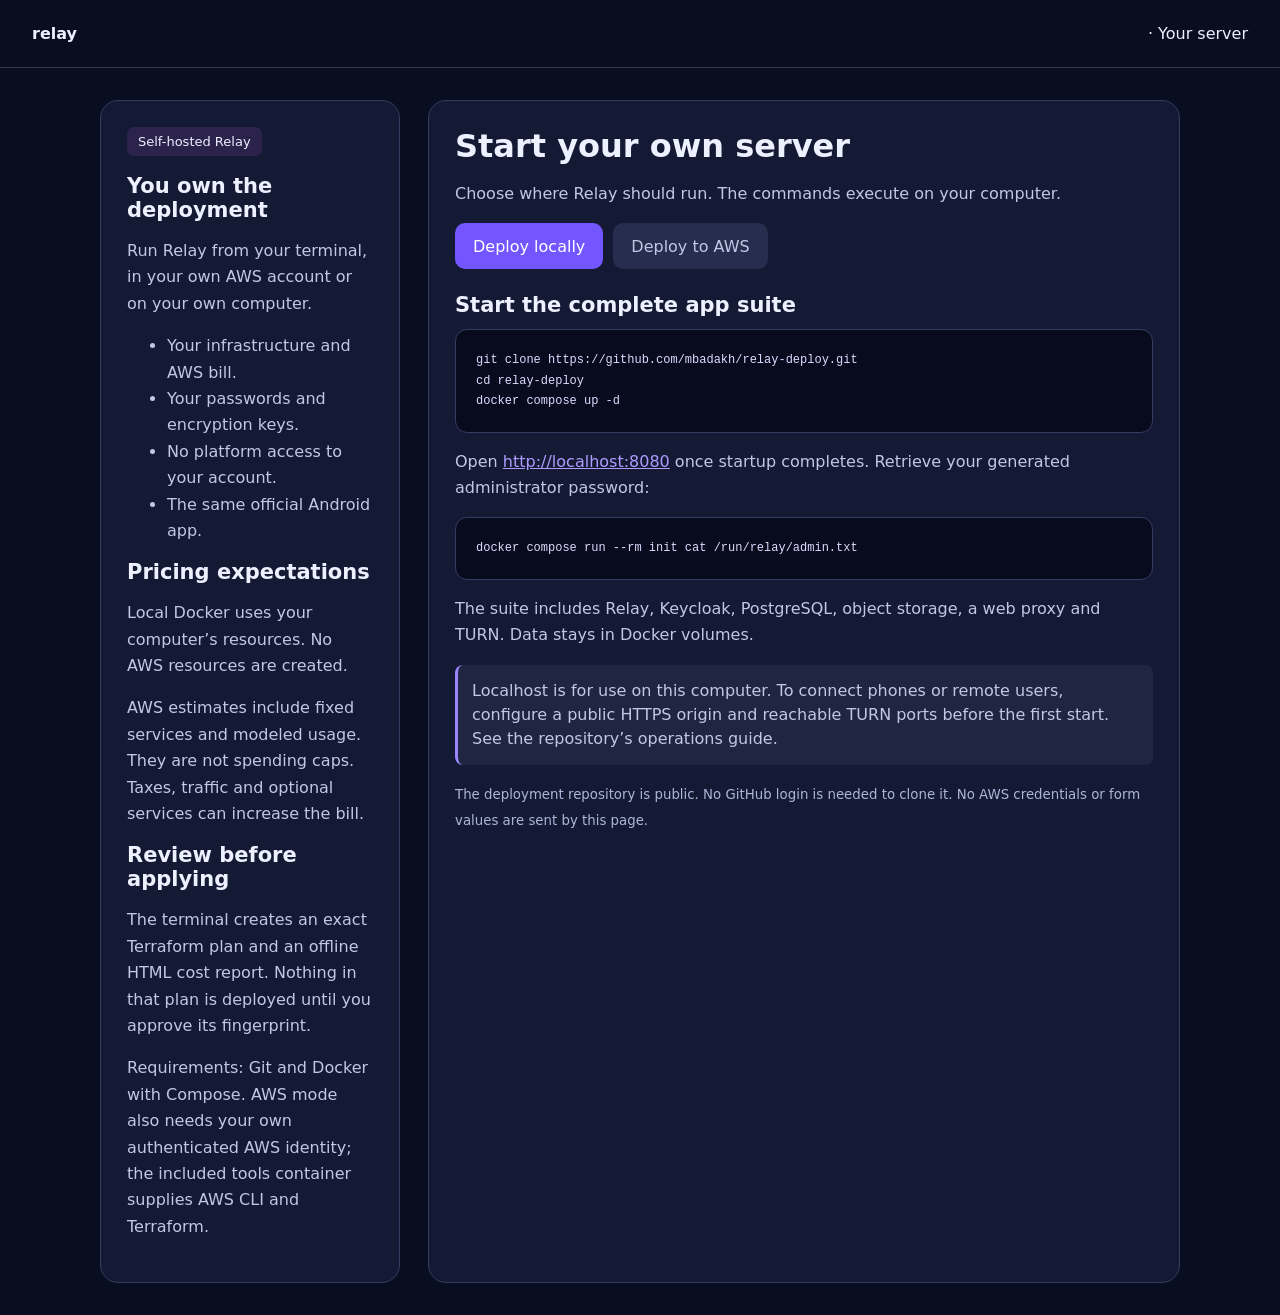
<file: docs/index.html>
<!doctype html>
<html lang="en"><head><meta charset="utf-8"><meta name="viewport" content="width=device-width,initial-scale=1"><title>Run your own Relay server</title><link rel="stylesheet" href="review.css"><style>
body{background:#090d20;color:#edf0ff;font:16px system-ui;margin:0}header{padding:24px 32px;border-bottom:1px solid #333850}main{display:grid;grid-template-columns:300px minmax(0,780px);gap:28px;max-width:1120px;margin:32px auto;padding:0 20px}aside,.panel{padding:26px;background:#151a34;border:1px solid #343b60;border-radius:18px}aside{align-self:start}h1{font-size:32px;margin:0 0 14px}h2{font-size:21px}p,li{line-height:1.65;color:#c0c8e4}button,input,select{font:inherit}button{cursor:pointer;background:#7356ff;color:white;border:0;border-radius:10px;padding:12px 18px}button[aria-selected=false]{background:#262d4e;color:#c0c8e4}.tabs{display:flex;gap:10px;margin-bottom:24px}.fields{display:grid;grid-template-columns:1fr 1fr;gap:18px}label{display:block;line-height:1.5}input:not([type=checkbox]),select{box-sizing:border-box;width:100%;padding:11px;margin-top:7px;background:#0e142b;color:#fff;border:1px solid #465176;border-radius:9px}fieldset{border:0;padding:0;margin:20px 0}fieldset:disabled{opacity:.45}pre{white-space:pre-wrap;overflow-wrap:anywhere;padding:20px;background:#070b1d;border:1px solid #343b60;border-radius:12px;line-height:1.7;color:#e1d9ff}small{color:#aab6d8}a{color:#ad9bff}.notice{padding:14px;border-left:3px solid #9a85ff;background:#202642}.preview{font-size:13px;background:#2c234d;border-radius:7px;padding:7px 11px;display:inline-block;margin-bottom:18px}.error{color:#ffb3b3} [hidden]{display:none!important}@media(max-width:780px){main{grid-template-columns:1fr}.fields{grid-template-columns:1fr}}
</style></head><body><header><strong>relay</strong> · Your server</header><main><aside><span class="preview">Self-hosted Relay</span><h2>You own the deployment</h2><p>Run Relay from your terminal, in your own AWS account or on your own computer.</p><ul><li>Your infrastructure and AWS bill.</li><li>Your passwords and encryption keys.</li><li>No platform access to your account.</li><li>The same official Android app.</li></ul><h2>Pricing expectations</h2><p id="pricing">Local Docker uses your computer’s resources. Relay does not create an AWS account or charge a hosting fee.</p><p>AWS estimates include fixed services and modeled usage. They are not spending caps. Taxes, traffic and optional services can increase the bill.</p><h2>Review before applying</h2><p>The terminal creates an exact Terraform plan and an offline HTML cost report. Nothing in that plan is deployed until you approve its fingerprint.</p><p>Requirements: Git and Docker with Compose. AWS mode also needs your own authenticated AWS identity; the included tools container supplies AWS CLI and Terraform.</p></aside><section class="panel"><h1>Start your own server</h1><p>Choose where Relay should run. The commands execute on your computer.</p><nav class="tabs" aria-label="Deployment location"><button id="local-tab" aria-selected="true">Deploy locally</button><button id="aws-tab" aria-selected="false">Deploy to AWS</button></nav><div id="local"><h2>Start the complete app suite</h2><pre>git clone https://github.com/mbadakh/relay-deploy.git
cd relay-deploy
docker compose up -d</pre><p>Open <a href="http://localhost:8080">http://localhost:8080</a> once startup completes. Retrieve your generated administrator password:</p><pre>docker compose run --rm init cat /run/relay/admin.txt</pre><p>The suite includes Relay, Keycloak, PostgreSQL, object storage, a web proxy and TURN. Data stays in Docker volumes.</p><p class="notice">Localhost is for use on this computer. To connect phones or remote users, configure a public HTTPS origin and reachable TURN ports before the first start. See the repository’s operations guide.</p></div><div id="aws" hidden><h2>Configure your AWS server</h2><label><input id="home" type="checkbox" checked> Home lab — one machine, up to 100 registered users</label><p><small>Home lab reduces cost and has no high availability. Production separates application, database and TURN infrastructure.</small></p><fieldset id="sizing" disabled><label>Expected registered users<select id="users"><option value="10">10 users</option><option value="100" selected>100 users</option><option value="1k">1,000 users</option><option disabled>10,000+ — requires a scale-certified release</option></select></label></fieldset><div class="fields"><label>Server name<input id="name" value="my-relay" maxlength="32" autocomplete="off"></label><label>AWS region<select id="region"><option value="eu-central-1">Frankfurt · eu-central-1</option><option value="eu-west-1">Ireland · eu-west-1</option><option value="us-east-1">N. Virginia · us-east-1</option><option value="us-west-2">Oregon · us-west-2</option><option value="ap-southeast-1">Singapore · ap-southeast-1</option></select></label><label>Administrator email<input id="email" type="email" placeholder="you@example.com"></label><label>AWS profile (optional)<input id="profile" placeholder="default"></label><label>Public HTTPS URL (optional)<input id="origin" type="url" placeholder="https://chat.example.com"></label><label>Your Route 53 zone ID (optional)<input id="zone" placeholder="Z0123456789"></label></div><p><small>Supply your domain and zone for managed DNS/TLS. Otherwise you receive a public IP or load balancer hostname. A trusted HTTPS reverse proxy is required before connecting the official mobile app.</small></p><h2>Run from your terminal</h2><pre>git clone https://github.com/mbadakh/relay-deploy.git
cd relay-deploy</pre><p>Use an existing AWS profile, or configure and sign in with the bundled CLI:</p><pre>./relay aws configure sso
./relay aws sso login --profile YOUR_PROFILE</pre><p>The command below skips configuration questions but still requires approval of the exact deployment plan.</p><pre id="command"></pre><p id="error" class="error" role="status"></p><button id="copy">Copy deployment command</button><p>You can also run <code>./relay</code> with no flags for the interactive setup.</p></div><p><small>The deployment repository is public. No GitHub login is needed to clone it. No AWS credentials or form values are sent by this page.</small></p></section></main><script>
const $=id=>document.getElementById(id);let selected='local';const quote=v=>"'"+v.replaceAll("'","'\\''")+"'";
function update(){const home=$('home').checked;$('sizing').disabled=home;$('pricing').textContent=selected==='local'?'Local Docker uses your computer’s resources. No AWS resources are created.':home?'Home lab targets a small monthly bill. The live Frankfurt reference estimate is about $30/month at the modeled usage (September 2026). Region and actual usage change this. Your terminal calculates current prices.':'Production adds managed database, load balancing, networking and backup costs. Expect substantially more than home lab; review the exact live estimate before approving.';let parts=['./relay deploy',home?'--home-lab':'--production --users '+quote($('users').value),'--name '+quote($('name').value.trim()||'my-relay'),'--region '+quote($('region').value),'--admin-email '+quote($('email').value.trim()||'you@example.com')];for(const [id,flag]of [['profile','--profile'],['origin','--public-url'],['zone','--zone-id']])if($(id).value.trim())parts.push(flag+' '+quote($(id).value.trim()));parts.push('--non-interactive');$('command').textContent=parts.join(' \\\n  ');$('error').textContent=$('zone').value.trim()&&!$('origin').value.trim()?'A Route 53 zone also requires your public HTTPS URL.':'';}
function tab(name){selected=name;for(const n of ['local','aws']){$(n).hidden=n!==name;$(n+'-tab').setAttribute('aria-selected',String(n===name));}update();}
$('local-tab').onclick=()=>tab('local');$('aws-tab').onclick=()=>tab('aws');for(const e of document.querySelectorAll('input,select'))e.addEventListener('input',update);$('copy').onclick=async()=>{try{await navigator.clipboard.writeText($('command').textContent);$('copy').textContent='Copied';}catch{$('error').textContent='Select and copy the command above.';}};update();
</script></body></html>
</file>
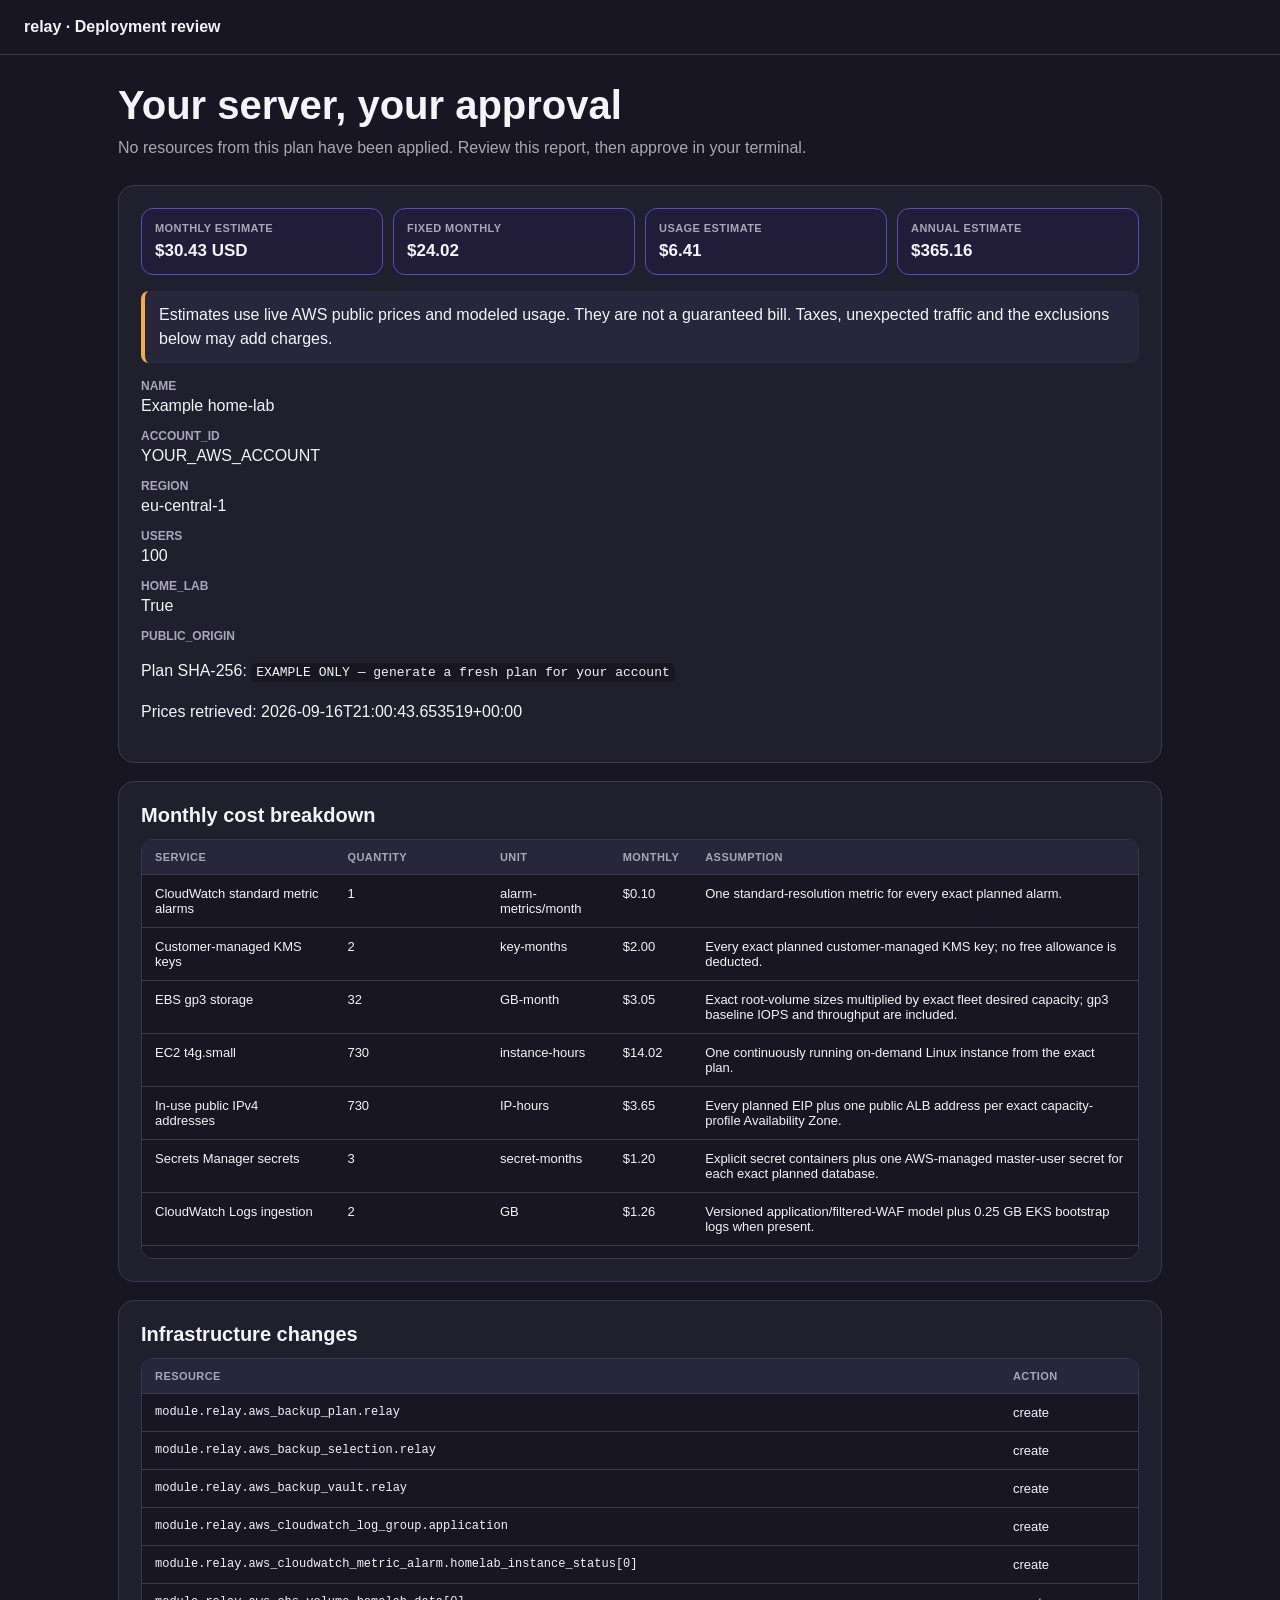
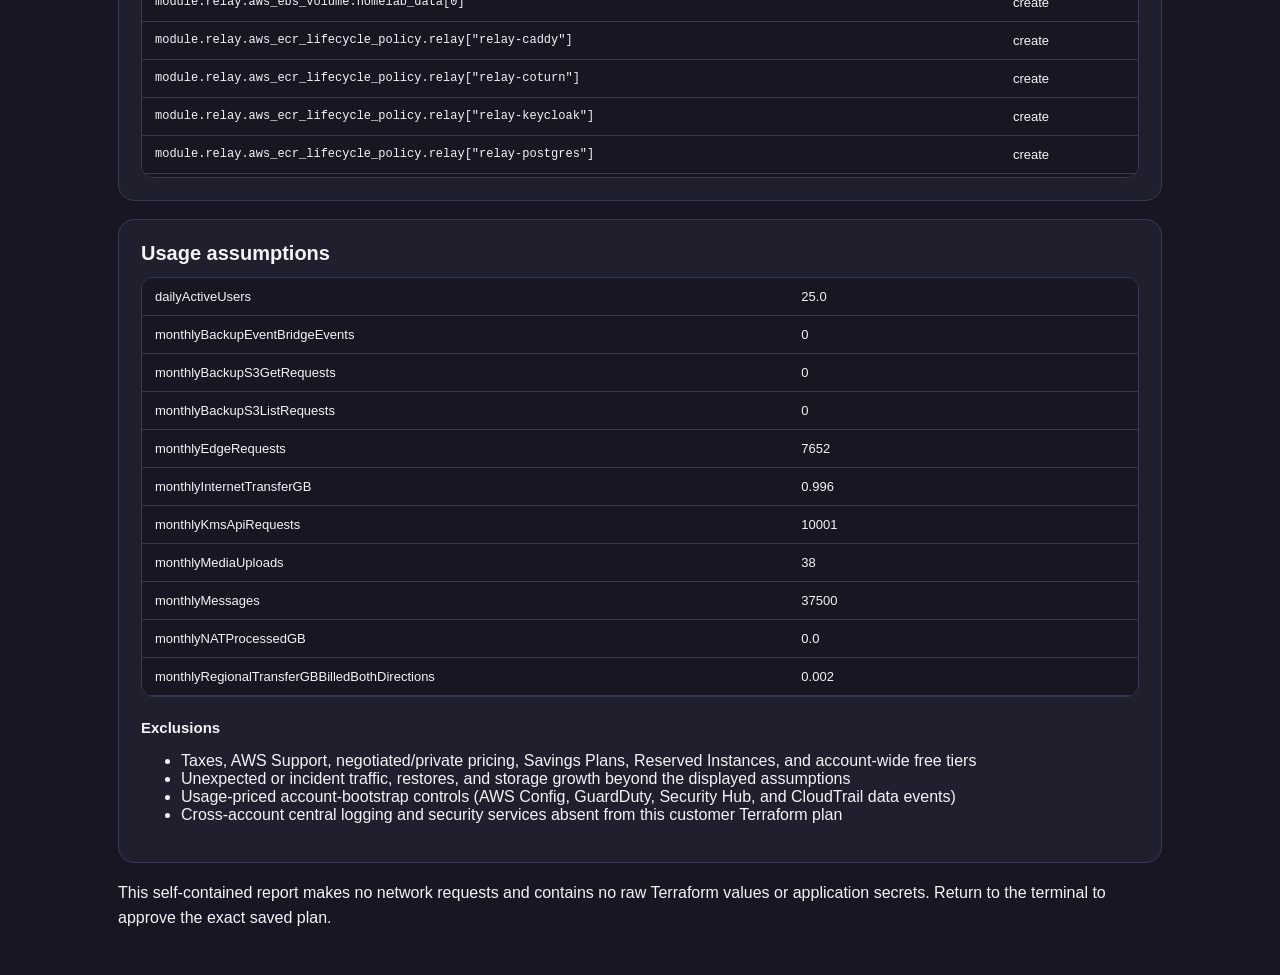
<file: docs/example-home-lab-review.html>
<!doctype html><html lang="en"><head><meta charset="utf-8"><meta name="viewport" content="width=device-width,initial-scale=1"><meta http-equiv="Content-Security-Policy" content="default-src 'none'; style-src 'unsafe-inline'; base-uri 'none'; form-action 'none'"><title>Relay deployment review</title><style>
  :root { color-scheme:dark; --accent:#7659ff; --bg:#171622; --surface:#201f2e; --surface2:#28263a; --text:#f4f3f8; --muted:#aaa6b7; --line:#3a3850; --danger:#ff8a8a; --ok:#6ee7a8; }
  * { box-sizing:border-box; }
  body { margin:0; min-height:100vh; background:var(--bg); color:var(--text); font-family:-apple-system,BlinkMacSystemFont,"Segoe UI",Roboto,Helvetica,Arial,sans-serif; }
  header { display:flex; align-items:center; justify-content:space-between; gap:16px; padding:18px 24px; border-bottom:1px solid var(--line); }
  .header-start { display:flex; align-items:center; gap:11px; }
  a { color:var(--accent); }
  .logo { display:flex; align-items:center; gap:8px; color:var(--text); text-decoration:none; font-weight:800; font-size:20px; }
  .dot { width:12px; height:12px; border-radius:50%; background:var(--accent); }
  .page-layout { display:grid; grid-template-columns:minmax(250px,310px) minmax(0,920px); justify-content:center; align-items:start; gap:24px; width:min(1300px,100%); margin:auto; padding:32px 20px 72px; }
  .page-layout.sidebar-closed { grid-template-columns:minmax(0,920px); }
  main { width:100%; min-width:0; }
  h1 { margin:0 0 8px; font-size:clamp(28px,5vw,40px); }
  h2 { margin:0 0 10px; font-size:20px; }
  h3 { margin:22px 0 8px; font-size:15px; }
  p { line-height:1.55; }
  .sub,.help { color:var(--muted); }
  .sub { margin:0 0 24px; }
  .help { margin:6px 0 0; font-size:13px; }
  .card { background:var(--surface); border:1px solid var(--line); border-radius:16px; padding:22px; margin:0 0 18px; }
  .steps { display:flex; gap:8px; margin:0 0 20px; padding:0; list-style:none; }
  .steps li { flex:1; min-height:5px; border-radius:99px; background:var(--line); font-size:0; }
  .steps li.active { background:var(--accent); }
  .grid { display:grid; grid-template-columns:repeat(2,minmax(0,1fr)); gap:16px; }
  label { display:block; font-size:14px; font-weight:700; }
  input,select,textarea { width:100%; min-height:48px; margin-top:7px; padding:11px 12px; color:var(--text); background:var(--bg); border:1px solid var(--line); border-radius:10px; font:inherit; font-size:16px; }
  textarea { min-height:150px; resize:vertical; font-family:ui-monospace,SFMono-Regular,Consolas,monospace; font-size:13px; }
  input:focus,select:focus,textarea:focus,button:focus-visible,a:focus-visible { outline:3px solid color-mix(in srgb,var(--accent) 55%,transparent); outline-offset:2px; }
  button,.button { min-height:46px; border:0; border-radius:11px; padding:11px 18px; font:inherit; font-weight:750; cursor:pointer; }
  button:disabled { cursor:not-allowed; opacity:.5; }
  .primary { color:white; background:var(--accent); }
  .secondary { color:var(--text); background:transparent; border:1px solid var(--line); }
  .danger { color:white; background:#b93652; }
  .actions { display:flex; flex-wrap:wrap; justify-content:flex-end; gap:10px; margin-top:20px; }
  .notice { border-left:4px solid var(--accent); padding:12px 14px; background:var(--surface2); border-radius:8px; line-height:1.5; }
  .warning { border-left-color:#f0ad4e; }
  .checklist { padding-left:22px; line-height:1.65; }
  .method-grid { display:grid; grid-template-columns:repeat(3,minmax(0,1fr)); gap:10px; margin:14px 0; }
  .method-choice { position:relative; display:block; min-height:98px; padding:14px; border:1px solid var(--line); border-radius:12px; background:var(--bg); cursor:pointer; }
  .method-choice:has(input:checked) { border-color:var(--accent); box-shadow:0 0 0 1px var(--accent); }
  .method-choice input { width:auto; min-height:auto; margin:0 7px 0 0; }
  .method-choice small { display:block; margin:7px 0 0 24px; color:var(--muted); font-weight:400; line-height:1.4; }
  .unavailable { color:#f0c36d; }
  .os-title { color:var(--muted); margin:16px 0 5px; font-size:12px; text-transform:uppercase; letter-spacing:.05em; }
  .command-wrap { position:relative; }
  .copy-command { position:absolute; top:7px; right:7px; z-index:1; min-height:34px; padding:6px 10px; color:var(--text); background:var(--surface2); border:1px solid var(--line); font-size:12px; }
  .copy-status { min-height:18px; color:var(--muted); font-size:12px; }
  .info-toggle { display:inline-grid; place-items:center; width:42px; min-height:42px; padding:0; border:1px solid var(--line); border-radius:50%; color:var(--text); background:var(--surface); font-family:Georgia,serif; font-size:21px; }
  .info-sidebar { position:sticky; top:20px; max-height:calc(100vh - 40px); overflow:auto; background:var(--surface); border:1px solid var(--line); border-radius:16px; padding:20px; }
  .sidebar-closed .info-sidebar { display:none; }
  .info-sidebar h2 { padding-right:42px; }
  .info-sidebar h3 { margin-top:20px; color:var(--accent); }
  .info-sidebar p,.info-sidebar li { color:var(--muted); font-size:13px; line-height:1.55; }
  .info-sidebar ul { margin:8px 0 0; padding-left:20px; }
  .info-close { position:absolute; top:14px; right:14px; min-height:38px; padding:6px 11px; color:var(--text); background:transparent; border:1px solid var(--line); }
  .os-tabs { margin:12px 0 18px; border:1px solid var(--line); border-radius:12px; overflow:hidden; background:var(--bg); }
  .os-tablist { display:flex; gap:0; overflow-x:auto; border-bottom:1px solid var(--line); background:var(--surface2); }
  .os-tab { min-height:42px; flex:1 0 auto; padding:8px 14px; border-radius:0; color:var(--muted); background:transparent; font-size:13px; }
  .os-tab[aria-selected="true"] { color:white; background:var(--accent); }
  .os-panel { padding:12px; }
  .os-panel pre { margin:0; }
  .error { color:var(--danger); }
  .success { color:var(--ok); }
  code { padding:2px 5px; background:var(--bg); border-radius:5px; }
  pre { overflow:auto; white-space:pre; padding:14px; background:#11101a; border:1px solid var(--line); border-radius:10px; font-size:12px; line-height:1.55; }
  details { border:1px solid var(--line); border-radius:12px; margin:10px 0; overflow:hidden; }
  summary { padding:14px; cursor:pointer; font-weight:700; }
  details > div { border-top:1px solid var(--line); padding:2px 14px 14px; }
  .status { display:flex; align-items:center; gap:12px; }
  .progress-heading { display:flex; align-items:center; justify-content:space-between; gap:14px; margin-bottom:10px; }
  .progress-heading h2 { margin:0; }
  .progress-heading button { flex:none; }
  .spinner { width:22px; height:22px; border:3px solid var(--line); border-top-color:var(--accent); border-radius:50%; animation:spin .8s linear infinite; flex:none; }
  @keyframes spin { to { transform:rotate(360deg); } }
  .result { margin-top:16px; }
  .result dt { color:var(--muted); font-size:12px; font-weight:700; text-transform:uppercase; margin-top:14px; }
  .result dd { margin:4px 0; overflow-wrap:anywhere; white-space:pre-wrap; }
  .adjustment-notice { margin-bottom:18px; }
  .review-section { margin-top:22px; }
  .review-section > h3 { margin:0 0 12px; font-size:17px; }
  .summary-grid { display:grid; grid-template-columns:repeat(4,minmax(0,1fr)); gap:10px; }
  .summary-card { min-width:0; padding:13px; border:1px solid var(--line); border-radius:12px; background:var(--bg); }
  .summary-card .summary-label { display:block; color:var(--muted); font-size:11px; font-weight:750; letter-spacing:.04em; text-transform:uppercase; }
  .summary-card .summary-value { display:block; margin-top:7px; font-size:17px; font-weight:800; overflow-wrap:anywhere; }
  .summary-card.accent { border-color:color-mix(in srgb,var(--accent) 58%,var(--line)); background:color-mix(in srgb,var(--accent) 10%,var(--bg)); }
  .table-wrap { max-height:420px; overflow:auto; margin-top:12px; border:1px solid var(--line); border-radius:12px; background:var(--bg); }
  .review-table { width:100%; border-collapse:collapse; font-size:13px; }
  .review-table th,.review-table td { padding:11px 13px; border-bottom:1px solid var(--line); text-align:left; vertical-align:top; }
  .review-table th { position:sticky; top:0; z-index:1; color:var(--muted); background:var(--surface2); font-size:11px; letter-spacing:.04em; text-transform:uppercase; }
  .review-table tr:last-child td { border-bottom:0; }
  .review-table .number { text-align:right; white-space:nowrap; font-variant-numeric:tabular-nums; }
  .resource-address { max-width:440px; overflow-wrap:anywhere; font-family:ui-monospace,SFMono-Regular,Consolas,monospace; font-size:12px; }
  .action-pill { display:inline-block; padding:3px 8px; border-radius:99px; background:var(--surface2); font-size:11px; font-weight:800; text-transform:capitalize; }
  .action-create { color:var(--ok); }
  .action-delete,.action-replace { color:var(--danger); }
  .action-update { color:#f0c36d; }
  .health-grid { margin-top:12px; }
  .health-grid .summary-value { font-size:14px; line-height:1.4; }
  .health-grid .healthy { color:var(--ok); }
  .health-grid .unreachable { color:var(--danger); }
  body.embedded header .external-navigation { display:none; }
  .management-actions { display:grid; grid-template-columns:repeat(2,minmax(0,1fr)); gap:12px; margin-top:18px; }
  .management-actions button { width:100%; }
  .danger-zone { margin-top:24px; padding:18px; border:1px solid color-mix(in srgb,var(--danger) 55%,var(--line)); border-radius:14px; background:color-mix(in srgb,#b93652 8%,var(--surface)); }
  .danger-zone h3 { margin-top:0; color:var(--danger); }
  .inline-check { display:flex; align-items:flex-start; gap:10px; margin-top:16px; font-weight:650; }
  .inline-check input { width:auto; min-height:auto; margin:3px 0 0; flex:none; }
  .operation-card { margin-top:18px; padding:16px; border:1px solid var(--line); border-radius:13px; background:var(--bg); }
  .operation-card .actions { justify-content:flex-start; }
  .exclusions { margin:10px 0 0; padding-left:20px; color:var(--muted); font-size:13px; line-height:1.55; }
  .empty-summary { margin:10px 0 0; padding:13px; color:var(--muted); border:1px dashed var(--line); border-radius:10px; }
  .review-link { margin:12px 0 0; }
  [hidden] { display:none !important; }
  @media (max-width:960px) { .page-layout{display:block;width:100%;padding:24px 14px 52px;} .info-sidebar{display:none;position:fixed;inset:0;z-index:1000;max-height:none;border:0;border-radius:0;padding:max(24px,env(safe-area-inset-top)) 20px max(24px,env(safe-area-inset-bottom));} .info-sidebar.open{display:block;} .info-close{top:max(14px,env(safe-area-inset-top));} body.info-open{overflow:hidden;} }
  @media (min-width:961px) { .info-close{display:none;} }
  @media (max-width:760px) { .summary-grid{grid-template-columns:repeat(2,minmax(0,1fr));} }
  @media (max-width:640px) { header{padding:max(12px,env(safe-area-inset-top)) 14px 12px;} .card{padding:17px;} .grid,.method-grid,.management-actions{grid-template-columns:1fr;} .actions{flex-direction:column-reverse;} .actions button,.actions .button{width:100%; text-align:center;} .progress-heading{align-items:flex-start;} .progress-heading button{min-height:40px;padding:8px 11px;} .review-table th,.review-table td{padding:10px;} }
  @media (prefers-reduced-motion:reduce) { .spinner{animation:none;} }
</style></head><body><header><strong>relay · Deployment review</strong></header><main style="max-width:1100px;margin:auto;padding:28px"><h1>Your server, your approval</h1><p class="sub">No resources from this plan have been applied. Review this report, then approve in your terminal.</p><section class="card"><div class="summary-grid"><div class="summary-card accent"><span class="summary-label">Monthly estimate</span><span class="summary-value">$30.43 USD</span></div><div class="summary-card accent"><span class="summary-label">Fixed monthly</span><span class="summary-value">$24.02</span></div><div class="summary-card accent"><span class="summary-label">Usage estimate</span><span class="summary-value">$6.41</span></div><div class="summary-card accent"><span class="summary-label">Annual estimate</span><span class="summary-value">$365.16</span></div></div><p class="notice warning">Estimates use live AWS public prices and modeled usage. They are not a guaranteed bill. Taxes, unexpected traffic and the exclusions below may add charges.</p><dl class="result"><dt>name</dt><dd>Example home-lab</dd><dt>account_id</dt><dd>YOUR_AWS_ACCOUNT</dd><dt>region</dt><dd>eu-central-1</dd><dt>users</dt><dd>100</dd><dt>home_lab</dt><dd>True</dd><dt>public_origin</dt><dd></dd></dl><p>Plan SHA-256: <code>EXAMPLE ONLY — generate a fresh plan for your account</code></p><p>Prices retrieved: 2026-09-16T21:00:43.653519+00:00</p></section><section class="card"><h2>Monthly cost breakdown</h2><div class="table-wrap"><table class="review-table"><thead><tr><th>Service</th><th>Quantity</th><th>Unit</th><th>Monthly</th><th>Assumption</th></tr></thead><tbody><tr><td>CloudWatch standard metric alarms</td><td>1</td><td>alarm-metrics/month</td><td>$0.10</td><td>One standard-resolution metric for every exact planned alarm.</td></tr><tr><td>Customer-managed KMS keys</td><td>2</td><td>key-months</td><td>$2.00</td><td>Every exact planned customer-managed KMS key; no free allowance is deducted.</td></tr><tr><td>EBS gp3 storage</td><td>32</td><td>GB-month</td><td>$3.05</td><td>Exact root-volume sizes multiplied by exact fleet desired capacity; gp3 baseline IOPS and throughput are included.</td></tr><tr><td>EC2 t4g.small</td><td>730</td><td>instance-hours</td><td>$14.02</td><td>One continuously running on-demand Linux instance from the exact plan.</td></tr><tr><td>In-use public IPv4 addresses</td><td>730</td><td>IP-hours</td><td>$3.65</td><td>Every planned EIP plus one public ALB address per exact capacity-profile Availability Zone.</td></tr><tr><td>Secrets Manager secrets</td><td>3</td><td>secret-months</td><td>$1.20</td><td>Explicit secret containers plus one AWS-managed master-user secret for each exact planned database.</td></tr><tr><td>CloudWatch Logs ingestion</td><td>2</td><td>GB</td><td>$1.26</td><td>Versioned application/filtered-WAF model plus 0.25 GB EKS bootstrap logs when present.</td></tr><tr><td>CloudWatch Logs retained storage</td><td>2</td><td>GB-month</td><td>$0.06</td><td>Modeled volume multiplied by the capacity profile&#x27;s exact Terraform retention window.</td></tr><tr><td>Cross-AZ regional data transfer</td><td>0.002</td><td>GB</td><td>$0.00</td><td>The model&#x27;s one-way cross-AZ volume is billed in both directions.</td></tr><tr><td>EC2 detailed-monitoring metrics</td><td>7</td><td>metric-months</td><td>$2.10</td><td>Seven detailed-monitoring metrics per planned EC2 instance; no account free tier deducted.</td></tr><tr><td>ECR image storage</td><td>10</td><td>GB-month</td><td>$1.00</td><td>Conservative 2 GB retained image data per exact repository; same-region pulls add no transfer charge.</td></tr><tr><td>Home Lab encrypted node backup</td><td>32</td><td>GB-month</td><td>$1.73</td><td>One conservative full 32-GiB snapshot covering the 12-GiB root and 20-GiB persistent data volumes; incremental savings are not claimed.</td></tr><tr><td>Internet data transfer out</td><td>0.9961246490478517</td><td>GB</td><td>$0.09</td><td>Recipient messages, media reads, and TURN outbound traffic; no account free tier deducted.</td></tr><tr><td>KMS API requests</td><td>10001</td><td>requests</td><td>$0.03</td><td>10,000 monthly envelope-key operations plus 1% of media writes; S3 Bucket Keys are enabled and database row I/O does not invoke KMS per query.</td></tr><tr><td>S3 GET and other requests</td><td>214</td><td>requests</td><td>$0.00</td><td>Three media reads per upload, the AWS Backup pricing example&#x27;s conservative eight GETs per newly protected object, plus 100 configuration reads.</td></tr><tr><td>S3 PUT/COPY/POST/LIST requests</td><td>1578</td><td>requests</td><td>$0.01</td><td>Modeled media/log writes, daily AWS Backup LIST scans at one request per 500 retained objects, plus 100 configuration/list operations.</td></tr><tr><td>S3 Standard storage</td><td>5</td><td>GB-month</td><td>$0.12</td><td>Retained media and archive logs plus 1 GB configuration; plan classification covers every exact bucket.</td></tr><tr><td>Secrets Manager API calls</td><td>1000</td><td>API calls</td><td>$0.01</td><td>At least 1,000 calls/month, scaling to one read per daily-active user-day.</td></tr></tbody></table></div></section><section class="card"><h2>Infrastructure changes</h2><div class="table-wrap"><table class="review-table"><thead><tr><th>Resource</th><th>Action</th></tr></thead><tbody><tr><td class="resource-address">module.relay.aws_backup_plan.relay</td><td>create</td></tr><tr><td class="resource-address">module.relay.aws_backup_selection.relay</td><td>create</td></tr><tr><td class="resource-address">module.relay.aws_backup_vault.relay</td><td>create</td></tr><tr><td class="resource-address">module.relay.aws_cloudwatch_log_group.application</td><td>create</td></tr><tr><td class="resource-address">module.relay.aws_cloudwatch_metric_alarm.homelab_instance_status[0]</td><td>create</td></tr><tr><td class="resource-address">module.relay.aws_ebs_volume.homelab_data[0]</td><td>create</td></tr><tr><td class="resource-address">module.relay.aws_ecr_lifecycle_policy.relay[&quot;relay-caddy&quot;]</td><td>create</td></tr><tr><td class="resource-address">module.relay.aws_ecr_lifecycle_policy.relay[&quot;relay-coturn&quot;]</td><td>create</td></tr><tr><td class="resource-address">module.relay.aws_ecr_lifecycle_policy.relay[&quot;relay-keycloak&quot;]</td><td>create</td></tr><tr><td class="resource-address">module.relay.aws_ecr_lifecycle_policy.relay[&quot;relay-postgres&quot;]</td><td>create</td></tr><tr><td class="resource-address">module.relay.aws_ecr_lifecycle_policy.relay[&quot;relay-server&quot;]</td><td>create</td></tr><tr><td class="resource-address">module.relay.aws_ecr_repository.relay[&quot;relay-caddy&quot;]</td><td>create</td></tr><tr><td class="resource-address">module.relay.aws_ecr_repository.relay[&quot;relay-coturn&quot;]</td><td>create</td></tr><tr><td class="resource-address">module.relay.aws_ecr_repository.relay[&quot;relay-keycloak&quot;]</td><td>create</td></tr><tr><td class="resource-address">module.relay.aws_ecr_repository.relay[&quot;relay-postgres&quot;]</td><td>create</td></tr><tr><td class="resource-address">module.relay.aws_ecr_repository.relay[&quot;relay-server&quot;]</td><td>create</td></tr><tr><td class="resource-address">module.relay.aws_eip.homelab[0]</td><td>create</td></tr><tr><td class="resource-address">module.relay.aws_iam_instance_profile.compute[0]</td><td>create</td></tr><tr><td class="resource-address">module.relay.aws_iam_role.backup</td><td>create</td></tr><tr><td class="resource-address">module.relay.aws_iam_role.compute[0]</td><td>create</td></tr><tr><td class="resource-address">module.relay.aws_iam_role_policy.compute[0]</td><td>create</td></tr><tr><td class="resource-address">module.relay.aws_iam_role_policy_attachment.backup</td><td>create</td></tr><tr><td class="resource-address">module.relay.aws_iam_role_policy_attachment.backup_s3</td><td>create</td></tr><tr><td class="resource-address">module.relay.aws_iam_role_policy_attachment.ssm[0]</td><td>create</td></tr><tr><td class="resource-address">module.relay.aws_instance.homelab[0]</td><td>create</td></tr><tr><td class="resource-address">module.relay.aws_kms_alias.ec2_config_signing[0]</td><td>create</td></tr><tr><td class="resource-address">module.relay.aws_kms_alias.relay</td><td>create</td></tr><tr><td class="resource-address">module.relay.aws_kms_key.ec2_config_signing[0]</td><td>create</td></tr><tr><td class="resource-address">module.relay.aws_kms_key.relay</td><td>create</td></tr><tr><td class="resource-address">module.relay.aws_launch_template.relay[0]</td><td>create</td></tr><tr><td class="resource-address">module.relay.aws_s3_bucket.relay[&quot;config&quot;]</td><td>create</td></tr><tr><td class="resource-address">module.relay.aws_s3_bucket.relay[&quot;logs&quot;]</td><td>create</td></tr><tr><td class="resource-address">module.relay.aws_s3_bucket.relay[&quot;media&quot;]</td><td>create</td></tr><tr><td class="resource-address">module.relay.aws_s3_bucket_lifecycle_configuration.relay[&quot;config&quot;]</td><td>create</td></tr><tr><td class="resource-address">module.relay.aws_s3_bucket_lifecycle_configuration.relay[&quot;logs&quot;]</td><td>create</td></tr><tr><td class="resource-address">module.relay.aws_s3_bucket_lifecycle_configuration.relay[&quot;media&quot;]</td><td>create</td></tr><tr><td class="resource-address">module.relay.aws_s3_bucket_logging.relay[&quot;config&quot;]</td><td>create</td></tr><tr><td class="resource-address">module.relay.aws_s3_bucket_logging.relay[&quot;media&quot;]</td><td>create</td></tr><tr><td class="resource-address">module.relay.aws_s3_bucket_ownership_controls.relay[&quot;config&quot;]</td><td>create</td></tr><tr><td class="resource-address">module.relay.aws_s3_bucket_ownership_controls.relay[&quot;logs&quot;]</td><td>create</td></tr><tr><td class="resource-address">module.relay.aws_s3_bucket_ownership_controls.relay[&quot;media&quot;]</td><td>create</td></tr><tr><td class="resource-address">module.relay.aws_s3_bucket_policy.logs</td><td>create</td></tr><tr><td class="resource-address">module.relay.aws_s3_bucket_policy.private[&quot;config&quot;]</td><td>create</td></tr><tr><td class="resource-address">module.relay.aws_s3_bucket_policy.private[&quot;media&quot;]</td><td>create</td></tr><tr><td class="resource-address">module.relay.aws_s3_bucket_public_access_block.relay[&quot;config&quot;]</td><td>create</td></tr><tr><td class="resource-address">module.relay.aws_s3_bucket_public_access_block.relay[&quot;logs&quot;]</td><td>create</td></tr><tr><td class="resource-address">module.relay.aws_s3_bucket_public_access_block.relay[&quot;media&quot;]</td><td>create</td></tr><tr><td class="resource-address">module.relay.aws_s3_bucket_server_side_encryption_configuration.relay[&quot;config&quot;]</td><td>create</td></tr><tr><td class="resource-address">module.relay.aws_s3_bucket_server_side_encryption_configuration.relay[&quot;logs&quot;]</td><td>create</td></tr><tr><td class="resource-address">module.relay.aws_s3_bucket_server_side_encryption_configuration.relay[&quot;media&quot;]</td><td>create</td></tr><tr><td class="resource-address">module.relay.aws_s3_bucket_versioning.relay[&quot;config&quot;]</td><td>create</td></tr><tr><td class="resource-address">module.relay.aws_s3_bucket_versioning.relay[&quot;logs&quot;]</td><td>create</td></tr><tr><td class="resource-address">module.relay.aws_s3_bucket_versioning.relay[&quot;media&quot;]</td><td>create</td></tr><tr><td class="resource-address">module.relay.aws_s3_object.ec2_reconciler[0]</td><td>create</td></tr><tr><td class="resource-address">module.relay.aws_secretsmanager_secret.database_master[0]</td><td>create</td></tr><tr><td class="resource-address">module.relay.aws_secretsmanager_secret.keycloak</td><td>create</td></tr><tr><td class="resource-address">module.relay.aws_secretsmanager_secret.runtime</td><td>create</td></tr><tr><td class="resource-address">module.relay.aws_security_group.application</td><td>create</td></tr><tr><td class="resource-address">module.relay.aws_volume_attachment.homelab_data[0]</td><td>create</td></tr><tr><td class="resource-address">module.relay.aws_vpc_endpoint.s3</td><td>create</td></tr><tr><td class="resource-address">module.relay.aws_vpc_security_group_egress_rule.application_dns_tcp</td><td>create</td></tr><tr><td class="resource-address">module.relay.aws_vpc_security_group_egress_rule.application_dns_udp</td><td>create</td></tr><tr><td class="resource-address">module.relay.aws_vpc_security_group_egress_rule.application_https</td><td>create</td></tr><tr><td class="resource-address">module.relay.aws_vpc_security_group_egress_rule.application_metadata[0]</td><td>create</td></tr><tr><td class="resource-address">module.relay.aws_vpc_security_group_egress_rule.application_time_sync[0]</td><td>create</td></tr><tr><td class="resource-address">module.relay.aws_vpc_security_group_egress_rule.homelab_turn_tcp[0]</td><td>create</td></tr><tr><td class="resource-address">module.relay.aws_vpc_security_group_egress_rule.homelab_turn_udp[0]</td><td>create</td></tr><tr><td class="resource-address">module.relay.aws_vpc_security_group_ingress_rule.homelab_http[0]</td><td>create</td></tr><tr><td class="resource-address">module.relay.aws_vpc_security_group_ingress_rule.homelab_https[0]</td><td>create</td></tr><tr><td class="resource-address">module.relay.aws_vpc_security_group_ingress_rule.homelab_turn_media[0]</td><td>create</td></tr><tr><td class="resource-address">module.relay.aws_vpc_security_group_ingress_rule.homelab_turn_tcp[0]</td><td>create</td></tr><tr><td class="resource-address">module.relay.aws_vpc_security_group_ingress_rule.homelab_turn_udp[0]</td><td>create</td></tr><tr><td class="resource-address">module.relay.module.vpc.aws_default_network_acl.this[0]</td><td>create</td></tr><tr><td class="resource-address">module.relay.module.vpc.aws_default_route_table.default[0]</td><td>create</td></tr><tr><td class="resource-address">module.relay.module.vpc.aws_default_security_group.this[0]</td><td>create</td></tr><tr><td class="resource-address">module.relay.module.vpc.aws_internet_gateway.this[0]</td><td>create</td></tr><tr><td class="resource-address">module.relay.module.vpc.aws_route.public_internet_gateway[0]</td><td>create</td></tr><tr><td class="resource-address">module.relay.module.vpc.aws_route_table.database[0]</td><td>create</td></tr><tr><td class="resource-address">module.relay.module.vpc.aws_route_table.private[0]</td><td>create</td></tr><tr><td class="resource-address">module.relay.module.vpc.aws_route_table.public[0]</td><td>create</td></tr><tr><td class="resource-address">module.relay.module.vpc.aws_route_table_association.database[0]</td><td>create</td></tr><tr><td class="resource-address">module.relay.module.vpc.aws_route_table_association.private[0]</td><td>create</td></tr><tr><td class="resource-address">module.relay.module.vpc.aws_route_table_association.public[0]</td><td>create</td></tr><tr><td class="resource-address">module.relay.module.vpc.aws_subnet.database[0]</td><td>create</td></tr><tr><td class="resource-address">module.relay.module.vpc.aws_subnet.private[0]</td><td>create</td></tr><tr><td class="resource-address">module.relay.module.vpc.aws_subnet.public[0]</td><td>create</td></tr><tr><td class="resource-address">module.relay.module.vpc.aws_vpc.this[0]</td><td>create</td></tr></tbody></table></div></section><section class="card"><h2>Usage assumptions</h2><div class="table-wrap"><table class="review-table"><tbody><tr><td>dailyActiveUsers</td><td>25.0</td></tr><tr><td>monthlyBackupEventBridgeEvents</td><td>0</td></tr><tr><td>monthlyBackupS3GetRequests</td><td>0</td></tr><tr><td>monthlyBackupS3ListRequests</td><td>0</td></tr><tr><td>monthlyEdgeRequests</td><td>7652</td></tr><tr><td>monthlyInternetTransferGB</td><td>0.996</td></tr><tr><td>monthlyKmsApiRequests</td><td>10001</td></tr><tr><td>monthlyMediaUploads</td><td>38</td></tr><tr><td>monthlyMessages</td><td>37500</td></tr><tr><td>monthlyNATProcessedGB</td><td>0.0</td></tr><tr><td>monthlyRegionalTransferGBBilledBothDirections</td><td>0.002</td></tr><tr><td>name</td><td>messaging-v1-home-lab</td></tr><tr><td>retainedDatabaseStorageGB</td><td>1</td></tr><tr><td>retainedMediaStorageGB</td><td>3</td></tr></tbody></table></div><h3>Exclusions</h3><ul><li>Taxes, AWS Support, negotiated/private pricing, Savings Plans, Reserved Instances, and account-wide free tiers</li><li>Unexpected or incident traffic, restores, and storage growth beyond the displayed assumptions</li><li>Usage-priced account-bootstrap controls (AWS Config, GuardDuty, Security Hub, and CloudTrail data events)</li><li>Cross-account central logging and security services absent from this customer Terraform plan</li></ul></section><p>This self-contained report makes no network requests and contains no raw Terraform values or application secrets. Return to the terminal to approve the exact saved plan.</p></main></body></html>
</file>
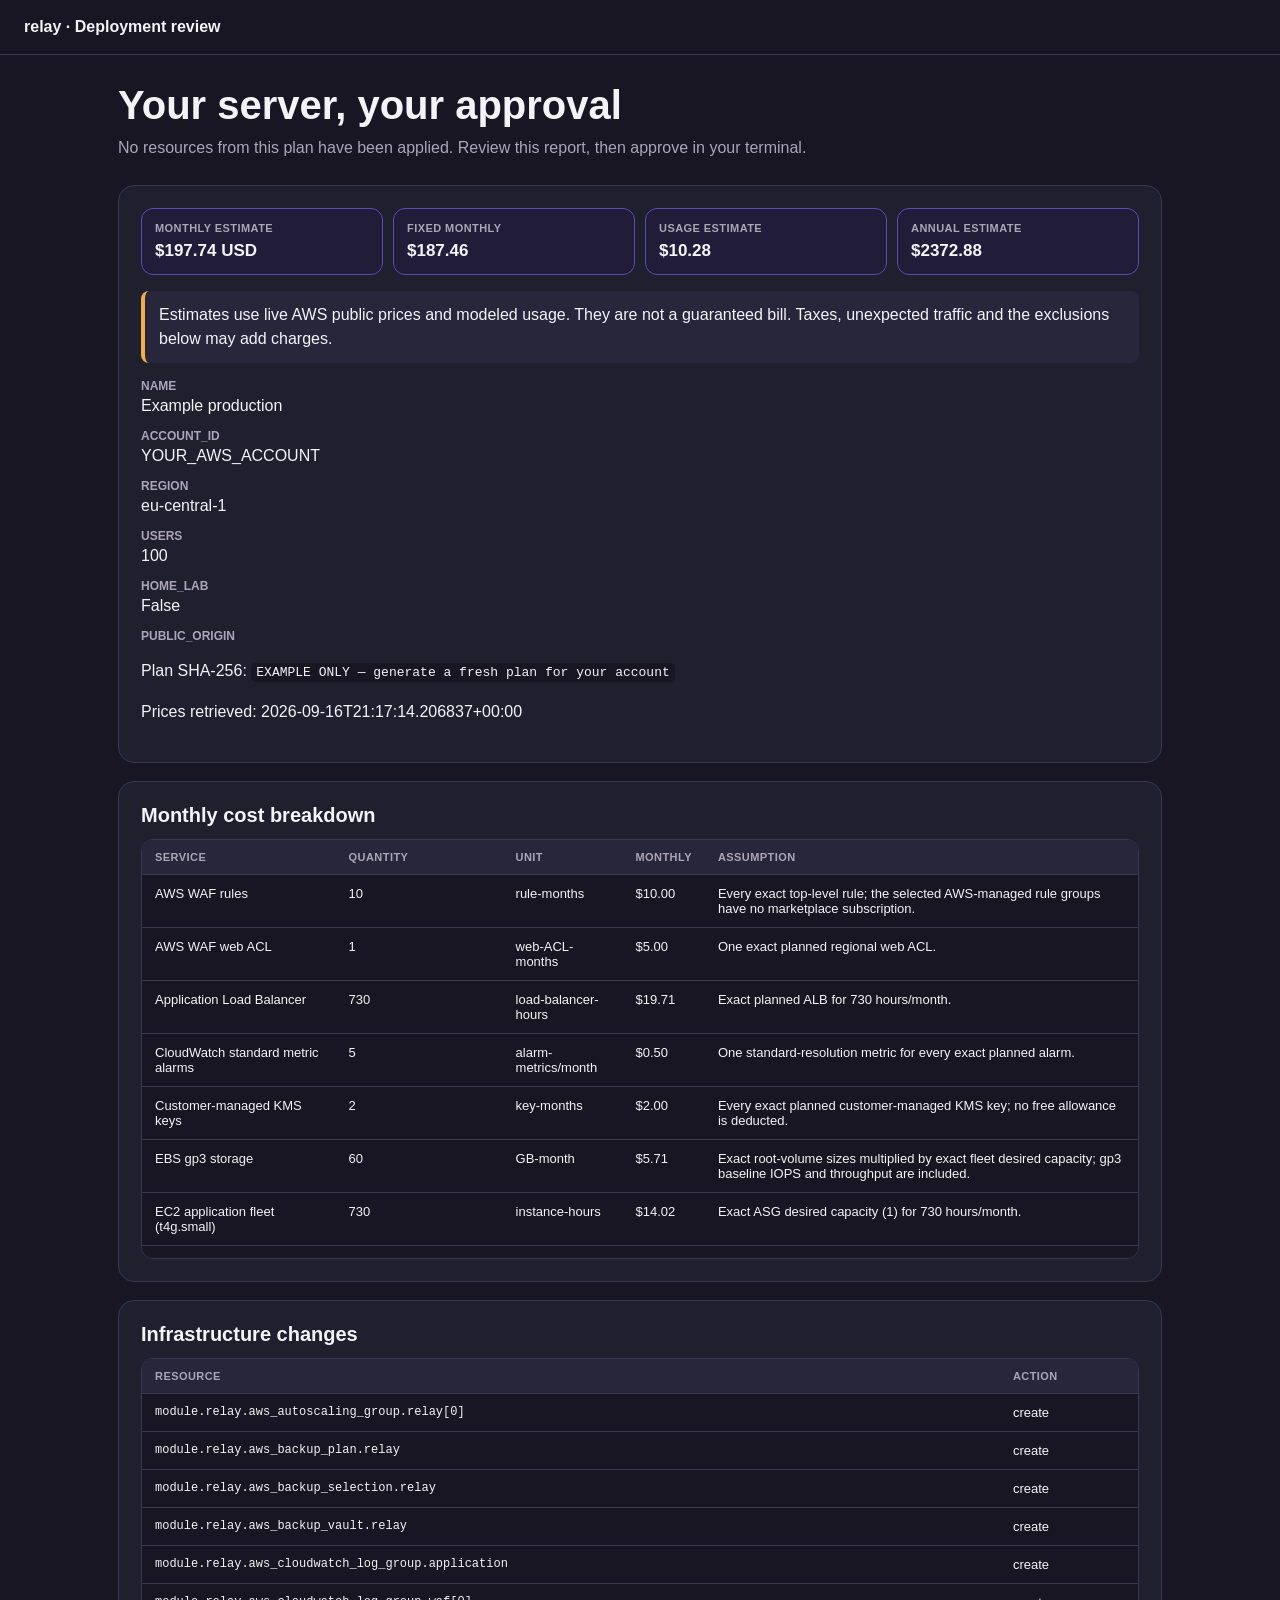
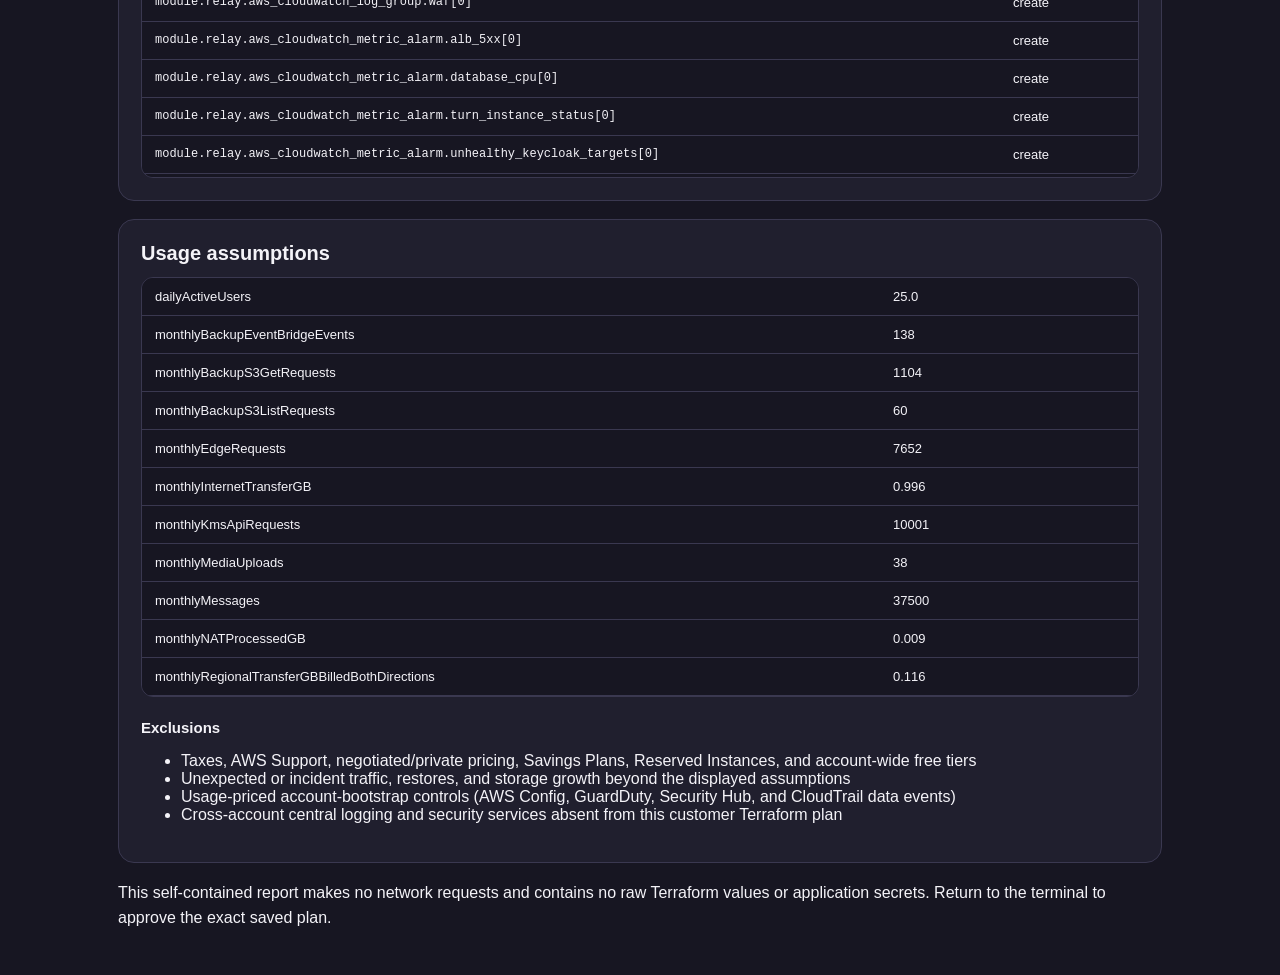
<file: docs/example-production-review.html>
<!doctype html><html lang="en"><head><meta charset="utf-8"><meta name="viewport" content="width=device-width,initial-scale=1"><meta http-equiv="Content-Security-Policy" content="default-src 'none'; style-src 'unsafe-inline'; base-uri 'none'; form-action 'none'"><title>Relay deployment review</title><style>
  :root { color-scheme:dark; --accent:#7659ff; --bg:#171622; --surface:#201f2e; --surface2:#28263a; --text:#f4f3f8; --muted:#aaa6b7; --line:#3a3850; --danger:#ff8a8a; --ok:#6ee7a8; }
  * { box-sizing:border-box; }
  body { margin:0; min-height:100vh; background:var(--bg); color:var(--text); font-family:-apple-system,BlinkMacSystemFont,"Segoe UI",Roboto,Helvetica,Arial,sans-serif; }
  header { display:flex; align-items:center; justify-content:space-between; gap:16px; padding:18px 24px; border-bottom:1px solid var(--line); }
  .header-start { display:flex; align-items:center; gap:11px; }
  a { color:var(--accent); }
  .logo { display:flex; align-items:center; gap:8px; color:var(--text); text-decoration:none; font-weight:800; font-size:20px; }
  .dot { width:12px; height:12px; border-radius:50%; background:var(--accent); }
  .page-layout { display:grid; grid-template-columns:minmax(250px,310px) minmax(0,920px); justify-content:center; align-items:start; gap:24px; width:min(1300px,100%); margin:auto; padding:32px 20px 72px; }
  .page-layout.sidebar-closed { grid-template-columns:minmax(0,920px); }
  main { width:100%; min-width:0; }
  h1 { margin:0 0 8px; font-size:clamp(28px,5vw,40px); }
  h2 { margin:0 0 10px; font-size:20px; }
  h3 { margin:22px 0 8px; font-size:15px; }
  p { line-height:1.55; }
  .sub,.help { color:var(--muted); }
  .sub { margin:0 0 24px; }
  .help { margin:6px 0 0; font-size:13px; }
  .card { background:var(--surface); border:1px solid var(--line); border-radius:16px; padding:22px; margin:0 0 18px; }
  .steps { display:flex; gap:8px; margin:0 0 20px; padding:0; list-style:none; }
  .steps li { flex:1; min-height:5px; border-radius:99px; background:var(--line); font-size:0; }
  .steps li.active { background:var(--accent); }
  .grid { display:grid; grid-template-columns:repeat(2,minmax(0,1fr)); gap:16px; }
  label { display:block; font-size:14px; font-weight:700; }
  input,select,textarea { width:100%; min-height:48px; margin-top:7px; padding:11px 12px; color:var(--text); background:var(--bg); border:1px solid var(--line); border-radius:10px; font:inherit; font-size:16px; }
  textarea { min-height:150px; resize:vertical; font-family:ui-monospace,SFMono-Regular,Consolas,monospace; font-size:13px; }
  input:focus,select:focus,textarea:focus,button:focus-visible,a:focus-visible { outline:3px solid color-mix(in srgb,var(--accent) 55%,transparent); outline-offset:2px; }
  button,.button { min-height:46px; border:0; border-radius:11px; padding:11px 18px; font:inherit; font-weight:750; cursor:pointer; }
  button:disabled { cursor:not-allowed; opacity:.5; }
  .primary { color:white; background:var(--accent); }
  .secondary { color:var(--text); background:transparent; border:1px solid var(--line); }
  .danger { color:white; background:#b93652; }
  .actions { display:flex; flex-wrap:wrap; justify-content:flex-end; gap:10px; margin-top:20px; }
  .notice { border-left:4px solid var(--accent); padding:12px 14px; background:var(--surface2); border-radius:8px; line-height:1.5; }
  .warning { border-left-color:#f0ad4e; }
  .checklist { padding-left:22px; line-height:1.65; }
  .method-grid { display:grid; grid-template-columns:repeat(3,minmax(0,1fr)); gap:10px; margin:14px 0; }
  .method-choice { position:relative; display:block; min-height:98px; padding:14px; border:1px solid var(--line); border-radius:12px; background:var(--bg); cursor:pointer; }
  .method-choice:has(input:checked) { border-color:var(--accent); box-shadow:0 0 0 1px var(--accent); }
  .method-choice input { width:auto; min-height:auto; margin:0 7px 0 0; }
  .method-choice small { display:block; margin:7px 0 0 24px; color:var(--muted); font-weight:400; line-height:1.4; }
  .unavailable { color:#f0c36d; }
  .os-title { color:var(--muted); margin:16px 0 5px; font-size:12px; text-transform:uppercase; letter-spacing:.05em; }
  .command-wrap { position:relative; }
  .copy-command { position:absolute; top:7px; right:7px; z-index:1; min-height:34px; padding:6px 10px; color:var(--text); background:var(--surface2); border:1px solid var(--line); font-size:12px; }
  .copy-status { min-height:18px; color:var(--muted); font-size:12px; }
  .info-toggle { display:inline-grid; place-items:center; width:42px; min-height:42px; padding:0; border:1px solid var(--line); border-radius:50%; color:var(--text); background:var(--surface); font-family:Georgia,serif; font-size:21px; }
  .info-sidebar { position:sticky; top:20px; max-height:calc(100vh - 40px); overflow:auto; background:var(--surface); border:1px solid var(--line); border-radius:16px; padding:20px; }
  .sidebar-closed .info-sidebar { display:none; }
  .info-sidebar h2 { padding-right:42px; }
  .info-sidebar h3 { margin-top:20px; color:var(--accent); }
  .info-sidebar p,.info-sidebar li { color:var(--muted); font-size:13px; line-height:1.55; }
  .info-sidebar ul { margin:8px 0 0; padding-left:20px; }
  .info-close { position:absolute; top:14px; right:14px; min-height:38px; padding:6px 11px; color:var(--text); background:transparent; border:1px solid var(--line); }
  .os-tabs { margin:12px 0 18px; border:1px solid var(--line); border-radius:12px; overflow:hidden; background:var(--bg); }
  .os-tablist { display:flex; gap:0; overflow-x:auto; border-bottom:1px solid var(--line); background:var(--surface2); }
  .os-tab { min-height:42px; flex:1 0 auto; padding:8px 14px; border-radius:0; color:var(--muted); background:transparent; font-size:13px; }
  .os-tab[aria-selected="true"] { color:white; background:var(--accent); }
  .os-panel { padding:12px; }
  .os-panel pre { margin:0; }
  .error { color:var(--danger); }
  .success { color:var(--ok); }
  code { padding:2px 5px; background:var(--bg); border-radius:5px; }
  pre { overflow:auto; white-space:pre; padding:14px; background:#11101a; border:1px solid var(--line); border-radius:10px; font-size:12px; line-height:1.55; }
  details { border:1px solid var(--line); border-radius:12px; margin:10px 0; overflow:hidden; }
  summary { padding:14px; cursor:pointer; font-weight:700; }
  details > div { border-top:1px solid var(--line); padding:2px 14px 14px; }
  .status { display:flex; align-items:center; gap:12px; }
  .progress-heading { display:flex; align-items:center; justify-content:space-between; gap:14px; margin-bottom:10px; }
  .progress-heading h2 { margin:0; }
  .progress-heading button { flex:none; }
  .spinner { width:22px; height:22px; border:3px solid var(--line); border-top-color:var(--accent); border-radius:50%; animation:spin .8s linear infinite; flex:none; }
  @keyframes spin { to { transform:rotate(360deg); } }
  .result { margin-top:16px; }
  .result dt { color:var(--muted); font-size:12px; font-weight:700; text-transform:uppercase; margin-top:14px; }
  .result dd { margin:4px 0; overflow-wrap:anywhere; white-space:pre-wrap; }
  .adjustment-notice { margin-bottom:18px; }
  .review-section { margin-top:22px; }
  .review-section > h3 { margin:0 0 12px; font-size:17px; }
  .summary-grid { display:grid; grid-template-columns:repeat(4,minmax(0,1fr)); gap:10px; }
  .summary-card { min-width:0; padding:13px; border:1px solid var(--line); border-radius:12px; background:var(--bg); }
  .summary-card .summary-label { display:block; color:var(--muted); font-size:11px; font-weight:750; letter-spacing:.04em; text-transform:uppercase; }
  .summary-card .summary-value { display:block; margin-top:7px; font-size:17px; font-weight:800; overflow-wrap:anywhere; }
  .summary-card.accent { border-color:color-mix(in srgb,var(--accent) 58%,var(--line)); background:color-mix(in srgb,var(--accent) 10%,var(--bg)); }
  .table-wrap { max-height:420px; overflow:auto; margin-top:12px; border:1px solid var(--line); border-radius:12px; background:var(--bg); }
  .review-table { width:100%; border-collapse:collapse; font-size:13px; }
  .review-table th,.review-table td { padding:11px 13px; border-bottom:1px solid var(--line); text-align:left; vertical-align:top; }
  .review-table th { position:sticky; top:0; z-index:1; color:var(--muted); background:var(--surface2); font-size:11px; letter-spacing:.04em; text-transform:uppercase; }
  .review-table tr:last-child td { border-bottom:0; }
  .review-table .number { text-align:right; white-space:nowrap; font-variant-numeric:tabular-nums; }
  .resource-address { max-width:440px; overflow-wrap:anywhere; font-family:ui-monospace,SFMono-Regular,Consolas,monospace; font-size:12px; }
  .action-pill { display:inline-block; padding:3px 8px; border-radius:99px; background:var(--surface2); font-size:11px; font-weight:800; text-transform:capitalize; }
  .action-create { color:var(--ok); }
  .action-delete,.action-replace { color:var(--danger); }
  .action-update { color:#f0c36d; }
  .health-grid { margin-top:12px; }
  .health-grid .summary-value { font-size:14px; line-height:1.4; }
  .health-grid .healthy { color:var(--ok); }
  .health-grid .unreachable { color:var(--danger); }
  body.embedded header .external-navigation { display:none; }
  .management-actions { display:grid; grid-template-columns:repeat(2,minmax(0,1fr)); gap:12px; margin-top:18px; }
  .management-actions button { width:100%; }
  .danger-zone { margin-top:24px; padding:18px; border:1px solid color-mix(in srgb,var(--danger) 55%,var(--line)); border-radius:14px; background:color-mix(in srgb,#b93652 8%,var(--surface)); }
  .danger-zone h3 { margin-top:0; color:var(--danger); }
  .inline-check { display:flex; align-items:flex-start; gap:10px; margin-top:16px; font-weight:650; }
  .inline-check input { width:auto; min-height:auto; margin:3px 0 0; flex:none; }
  .operation-card { margin-top:18px; padding:16px; border:1px solid var(--line); border-radius:13px; background:var(--bg); }
  .operation-card .actions { justify-content:flex-start; }
  .exclusions { margin:10px 0 0; padding-left:20px; color:var(--muted); font-size:13px; line-height:1.55; }
  .empty-summary { margin:10px 0 0; padding:13px; color:var(--muted); border:1px dashed var(--line); border-radius:10px; }
  .review-link { margin:12px 0 0; }
  [hidden] { display:none !important; }
  @media (max-width:960px) { .page-layout{display:block;width:100%;padding:24px 14px 52px;} .info-sidebar{display:none;position:fixed;inset:0;z-index:1000;max-height:none;border:0;border-radius:0;padding:max(24px,env(safe-area-inset-top)) 20px max(24px,env(safe-area-inset-bottom));} .info-sidebar.open{display:block;} .info-close{top:max(14px,env(safe-area-inset-top));} body.info-open{overflow:hidden;} }
  @media (min-width:961px) { .info-close{display:none;} }
  @media (max-width:760px) { .summary-grid{grid-template-columns:repeat(2,minmax(0,1fr));} }
  @media (max-width:640px) { header{padding:max(12px,env(safe-area-inset-top)) 14px 12px;} .card{padding:17px;} .grid,.method-grid,.management-actions{grid-template-columns:1fr;} .actions{flex-direction:column-reverse;} .actions button,.actions .button{width:100%; text-align:center;} .progress-heading{align-items:flex-start;} .progress-heading button{min-height:40px;padding:8px 11px;} .review-table th,.review-table td{padding:10px;} }
  @media (prefers-reduced-motion:reduce) { .spinner{animation:none;} }
</style></head><body><header><strong>relay · Deployment review</strong></header><main style="max-width:1100px;margin:auto;padding:28px"><h1>Your server, your approval</h1><p class="sub">No resources from this plan have been applied. Review this report, then approve in your terminal.</p><section class="card"><div class="summary-grid"><div class="summary-card accent"><span class="summary-label">Monthly estimate</span><span class="summary-value">$197.74 USD</span></div><div class="summary-card accent"><span class="summary-label">Fixed monthly</span><span class="summary-value">$187.46</span></div><div class="summary-card accent"><span class="summary-label">Usage estimate</span><span class="summary-value">$10.28</span></div><div class="summary-card accent"><span class="summary-label">Annual estimate</span><span class="summary-value">$2372.88</span></div></div><p class="notice warning">Estimates use live AWS public prices and modeled usage. They are not a guaranteed bill. Taxes, unexpected traffic and the exclusions below may add charges.</p><dl class="result"><dt>name</dt><dd>Example production</dd><dt>account_id</dt><dd>YOUR_AWS_ACCOUNT</dd><dt>region</dt><dd>eu-central-1</dd><dt>users</dt><dd>100</dd><dt>home_lab</dt><dd>False</dd><dt>public_origin</dt><dd></dd></dl><p>Plan SHA-256: <code>EXAMPLE ONLY — generate a fresh plan for your account</code></p><p>Prices retrieved: 2026-09-16T21:17:14.206837+00:00</p></section><section class="card"><h2>Monthly cost breakdown</h2><div class="table-wrap"><table class="review-table"><thead><tr><th>Service</th><th>Quantity</th><th>Unit</th><th>Monthly</th><th>Assumption</th></tr></thead><tbody><tr><td>AWS WAF rules</td><td>10</td><td>rule-months</td><td>$10.00</td><td>Every exact top-level rule; the selected AWS-managed rule groups have no marketplace subscription.</td></tr><tr><td>AWS WAF web ACL</td><td>1</td><td>web-ACL-months</td><td>$5.00</td><td>One exact planned regional web ACL.</td></tr><tr><td>Application Load Balancer</td><td>730</td><td>load-balancer-hours</td><td>$19.71</td><td>Exact planned ALB for 730 hours/month.</td></tr><tr><td>CloudWatch standard metric alarms</td><td>5</td><td>alarm-metrics/month</td><td>$0.50</td><td>One standard-resolution metric for every exact planned alarm.</td></tr><tr><td>Customer-managed KMS keys</td><td>2</td><td>key-months</td><td>$2.00</td><td>Every exact planned customer-managed KMS key; no free allowance is deducted.</td></tr><tr><td>EBS gp3 storage</td><td>60</td><td>GB-month</td><td>$5.71</td><td>Exact root-volume sizes multiplied by exact fleet desired capacity; gp3 baseline IOPS and throughput are included.</td></tr><tr><td>EC2 application fleet (t4g.small)</td><td>730</td><td>instance-hours</td><td>$14.02</td><td>Exact ASG desired capacity (1) for 730 hours/month.</td></tr><tr><td>EC2 t4g.small</td><td>730</td><td>instance-hours</td><td>$14.02</td><td>One continuously running on-demand Linux instance from the exact plan.</td></tr><tr><td>In-use public IPv4 addresses</td><td>2920</td><td>IP-hours</td><td>$14.60</td><td>Every planned EIP plus one public ALB address per exact capacity-profile Availability Zone.</td></tr><tr><td>NAT gateways</td><td>730</td><td>gateway-hours</td><td>$37.96</td><td>All 1 exact planned NAT gateways run for 730 hours/month.</td></tr><tr><td>RDS PostgreSQL db.t4g.small (Multi-AZ)</td><td>730</td><td>instance-hours</td><td>$54.02</td><td>Exact planned Multi-AZ instance for 730 hours/month.</td></tr><tr><td>RDS PostgreSQL gp3 storage</td><td>30</td><td>GB-month</td><td>$8.22</td><td>Exact initial allocation; autoscaling growth beyond the plan is excluded explicitly.</td></tr><tr><td>Route 53 basic health checks</td><td>1</td><td>health-check-months</td><td>$0.50</td><td>Every exact planned TURN TCP health check at the post-free-tier AWS-endpoint rate; the account-wide first-50 allowance is conservatively treated as already consumed.</td></tr><tr><td>Secrets Manager secrets</td><td>3</td><td>secret-months</td><td>$1.20</td><td>Explicit secret containers plus one AWS-managed master-user secret for each exact planned database.</td></tr><tr><td>AWS Backup warm S3 storage</td><td>4</td><td>GB-month</td><td>$0.24</td><td>One warm retained copy of modeled media plus 1 GB configuration; no incremental/deduplication savings claimed.</td></tr><tr><td>AWS Backup warm database storage</td><td>30</td><td>GB-month</td><td>$3.09</td><td>One full warm database copy; native automated-backup allowances are not deducted.</td></tr><tr><td>AWS WAF requests</td><td>7652</td><td>requests</td><td>$0.00</td><td>Modeled WebSocket handshakes, control calls, and media HTTP requests.</td></tr><tr><td>Application Load Balancer capacity</td><td>29.20</td><td>LCU-hours</td><td>$0.23</td><td>AWS LCU maximum across modeled new/active connections, bytes, and billable rule evaluations.</td></tr><tr><td>CloudWatch Logs ingestion</td><td>2</td><td>GB</td><td>$1.26</td><td>Versioned application/filtered-WAF model plus 0.25 GB EKS bootstrap logs when present.</td></tr><tr><td>CloudWatch Logs retained storage</td><td>2</td><td>GB-month</td><td>$0.06</td><td>Modeled volume multiplied by the capacity profile&#x27;s exact Terraform retention window.</td></tr><tr><td>Cross-AZ regional data transfer</td><td>0.11622905731201172</td><td>GB</td><td>$0.00</td><td>The model&#x27;s one-way cross-AZ volume is billed in both directions.</td></tr><tr><td>EC2 detailed-monitoring metrics</td><td>14</td><td>metric-months</td><td>$4.20</td><td>Seven detailed-monitoring metrics per planned EC2 instance; no account free tier deducted.</td></tr><tr><td>ECR image storage</td><td>6</td><td>GB-month</td><td>$0.60</td><td>Conservative 2 GB retained image data per exact repository; same-region pulls add no transfer charge.</td></tr><tr><td>EventBridge events for S3 backup</td><td>138</td><td>64-KiB events</td><td>$0.00</td><td>One billable S3 opt-in data event per modeled new media object plus 100 configuration mutations; every event is conservatively one 64-KiB chunk.</td></tr><tr><td>Internet data transfer out</td><td>0.9961246490478517</td><td>GB</td><td>$0.09</td><td>Recipient messages, media reads, and TURN outbound traffic; no account free tier deducted.</td></tr><tr><td>KMS API requests</td><td>10001</td><td>requests</td><td>$0.03</td><td>10,000 monthly envelope-key operations plus 1% of media writes; S3 Bucket Keys are enabled and database row I/O does not invoke KMS per query.</td></tr><tr><td>NAT data processing</td><td>0.008940696716308594</td><td>GB</td><td>$0.00</td><td>Modeled external control/notification traffic; media uses the free S3 gateway endpoint.</td></tr><tr><td>Route 53 standard TURN queries</td><td>150</td><td>queries</td><td>$0.00</td><td>Only TURN records receive modeled queries; ALB aliases and ACM validation records are query-free.</td></tr><tr><td>S3 GET and other requests</td><td>1318</td><td>requests</td><td>$0.00</td><td>Three media reads per upload, the AWS Backup pricing example&#x27;s conservative eight GETs per newly protected object, plus 100 configuration reads.</td></tr><tr><td>S3 PUT/COPY/POST/LIST requests</td><td>2358</td><td>requests</td><td>$0.01</td><td>Modeled media/log writes, daily AWS Backup LIST scans at one request per 500 retained objects, plus 100 configuration/list operations.</td></tr><tr><td>S3 Standard storage</td><td>5</td><td>GB-month</td><td>$0.12</td><td>Retained media and archive logs plus 1 GB configuration; plan classification covers every exact bucket.</td></tr><tr><td>Secrets Manager API calls</td><td>1000</td><td>API calls</td><td>$0.01</td><td>At least 1,000 calls/month, scaling to one read per daily-active user-day.</td></tr><tr><td>VPC Flow Logs Parquet conversion</td><td>1</td><td>GB</td><td>$0.05</td><td>The exact VPC flow-log resource requests Parquet output, charged on input bytes.</td></tr><tr><td>VPC Flow Logs delivery to S3</td><td>1</td><td>GB</td><td>$0.29</td><td>One KiB per modeled edge request plus 10% envelope overhead; no account free tier deducted.</td></tr></tbody></table></div></section><section class="card"><h2>Infrastructure changes</h2><div class="table-wrap"><table class="review-table"><thead><tr><th>Resource</th><th>Action</th></tr></thead><tbody><tr><td class="resource-address">module.relay.aws_autoscaling_group.relay[0]</td><td>create</td></tr><tr><td class="resource-address">module.relay.aws_backup_plan.relay</td><td>create</td></tr><tr><td class="resource-address">module.relay.aws_backup_selection.relay</td><td>create</td></tr><tr><td class="resource-address">module.relay.aws_backup_vault.relay</td><td>create</td></tr><tr><td class="resource-address">module.relay.aws_cloudwatch_log_group.application</td><td>create</td></tr><tr><td class="resource-address">module.relay.aws_cloudwatch_log_group.waf[0]</td><td>create</td></tr><tr><td class="resource-address">module.relay.aws_cloudwatch_metric_alarm.alb_5xx[0]</td><td>create</td></tr><tr><td class="resource-address">module.relay.aws_cloudwatch_metric_alarm.database_cpu[0]</td><td>create</td></tr><tr><td class="resource-address">module.relay.aws_cloudwatch_metric_alarm.turn_instance_status[0]</td><td>create</td></tr><tr><td class="resource-address">module.relay.aws_cloudwatch_metric_alarm.unhealthy_keycloak_targets[0]</td><td>create</td></tr><tr><td class="resource-address">module.relay.aws_cloudwatch_metric_alarm.unhealthy_relay_targets[0]</td><td>create</td></tr><tr><td class="resource-address">module.relay.aws_db_instance.relay[0]</td><td>create</td></tr><tr><td class="resource-address">module.relay.aws_db_parameter_group.relay[0]</td><td>create</td></tr><tr><td class="resource-address">module.relay.aws_db_subnet_group.relay[0]</td><td>create</td></tr><tr><td class="resource-address">module.relay.aws_ecr_lifecycle_policy.relay[&quot;relay-coturn&quot;]</td><td>create</td></tr><tr><td class="resource-address">module.relay.aws_ecr_lifecycle_policy.relay[&quot;relay-keycloak&quot;]</td><td>create</td></tr><tr><td class="resource-address">module.relay.aws_ecr_lifecycle_policy.relay[&quot;relay-server&quot;]</td><td>create</td></tr><tr><td class="resource-address">module.relay.aws_ecr_repository.relay[&quot;relay-coturn&quot;]</td><td>create</td></tr><tr><td class="resource-address">module.relay.aws_ecr_repository.relay[&quot;relay-keycloak&quot;]</td><td>create</td></tr><tr><td class="resource-address">module.relay.aws_ecr_repository.relay[&quot;relay-server&quot;]</td><td>create</td></tr><tr><td class="resource-address">module.relay.aws_eip.turn[0]</td><td>create</td></tr><tr><td class="resource-address">module.relay.aws_iam_instance_profile.compute[0]</td><td>create</td></tr><tr><td class="resource-address">module.relay.aws_iam_instance_profile.turn[0]</td><td>create</td></tr><tr><td class="resource-address">module.relay.aws_iam_role.backup</td><td>create</td></tr><tr><td class="resource-address">module.relay.aws_iam_role.compute[0]</td><td>create</td></tr><tr><td class="resource-address">module.relay.aws_iam_role.turn[0]</td><td>create</td></tr><tr><td class="resource-address">module.relay.aws_iam_role_policy.compute[0]</td><td>create</td></tr><tr><td class="resource-address">module.relay.aws_iam_role_policy.turn[0]</td><td>create</td></tr><tr><td class="resource-address">module.relay.aws_iam_role_policy_attachment.backup</td><td>create</td></tr><tr><td class="resource-address">module.relay.aws_iam_role_policy_attachment.backup_s3</td><td>create</td></tr><tr><td class="resource-address">module.relay.aws_iam_role_policy_attachment.ssm[0]</td><td>create</td></tr><tr><td class="resource-address">module.relay.aws_iam_role_policy_attachment.turn_ssm[0]</td><td>create</td></tr><tr><td class="resource-address">module.relay.aws_iam_service_linked_role.relay_autoscaling[0]</td><td>create</td></tr><tr><td class="resource-address">module.relay.aws_instance.turn[0]</td><td>create</td></tr><tr><td class="resource-address">module.relay.aws_kms_alias.ec2_config_signing[0]</td><td>create</td></tr><tr><td class="resource-address">module.relay.aws_kms_alias.relay</td><td>create</td></tr><tr><td class="resource-address">module.relay.aws_kms_key.ec2_config_signing[0]</td><td>create</td></tr><tr><td class="resource-address">module.relay.aws_kms_key.relay</td><td>create</td></tr><tr><td class="resource-address">module.relay.aws_launch_template.relay[0]</td><td>create</td></tr><tr><td class="resource-address">module.relay.aws_lb.relay[0]</td><td>create</td></tr><tr><td class="resource-address">module.relay.aws_lb_listener.https[0]</td><td>create</td></tr><tr><td class="resource-address">module.relay.aws_lb_listener_rule.keycloak[0]</td><td>create</td></tr><tr><td class="resource-address">module.relay.aws_lb_listener_rule.relay[0]</td><td>create</td></tr><tr><td class="resource-address">module.relay.aws_lb_target_group.keycloak[0]</td><td>create</td></tr><tr><td class="resource-address">module.relay.aws_lb_target_group.relay[0]</td><td>create</td></tr><tr><td class="resource-address">module.relay.aws_route53_health_check.turn[0]</td><td>create</td></tr><tr><td class="resource-address">module.relay.aws_s3_bucket.relay[&quot;config&quot;]</td><td>create</td></tr><tr><td class="resource-address">module.relay.aws_s3_bucket.relay[&quot;logs&quot;]</td><td>create</td></tr><tr><td class="resource-address">module.relay.aws_s3_bucket.relay[&quot;media&quot;]</td><td>create</td></tr><tr><td class="resource-address">module.relay.aws_s3_bucket_lifecycle_configuration.relay[&quot;config&quot;]</td><td>create</td></tr><tr><td class="resource-address">module.relay.aws_s3_bucket_lifecycle_configuration.relay[&quot;logs&quot;]</td><td>create</td></tr><tr><td class="resource-address">module.relay.aws_s3_bucket_lifecycle_configuration.relay[&quot;media&quot;]</td><td>create</td></tr><tr><td class="resource-address">module.relay.aws_s3_bucket_logging.relay[&quot;config&quot;]</td><td>create</td></tr><tr><td class="resource-address">module.relay.aws_s3_bucket_logging.relay[&quot;media&quot;]</td><td>create</td></tr><tr><td class="resource-address">module.relay.aws_s3_bucket_ownership_controls.relay[&quot;config&quot;]</td><td>create</td></tr><tr><td class="resource-address">module.relay.aws_s3_bucket_ownership_controls.relay[&quot;logs&quot;]</td><td>create</td></tr><tr><td class="resource-address">module.relay.aws_s3_bucket_ownership_controls.relay[&quot;media&quot;]</td><td>create</td></tr><tr><td class="resource-address">module.relay.aws_s3_bucket_policy.logs</td><td>create</td></tr><tr><td class="resource-address">module.relay.aws_s3_bucket_policy.private[&quot;config&quot;]</td><td>create</td></tr><tr><td class="resource-address">module.relay.aws_s3_bucket_policy.private[&quot;media&quot;]</td><td>create</td></tr><tr><td class="resource-address">module.relay.aws_s3_bucket_public_access_block.relay[&quot;config&quot;]</td><td>create</td></tr><tr><td class="resource-address">module.relay.aws_s3_bucket_public_access_block.relay[&quot;logs&quot;]</td><td>create</td></tr><tr><td class="resource-address">module.relay.aws_s3_bucket_public_access_block.relay[&quot;media&quot;]</td><td>create</td></tr><tr><td class="resource-address">module.relay.aws_s3_bucket_server_side_encryption_configuration.relay[&quot;config&quot;]</td><td>create</td></tr><tr><td class="resource-address">module.relay.aws_s3_bucket_server_side_encryption_configuration.relay[&quot;logs&quot;]</td><td>create</td></tr><tr><td class="resource-address">module.relay.aws_s3_bucket_server_side_encryption_configuration.relay[&quot;media&quot;]</td><td>create</td></tr><tr><td class="resource-address">module.relay.aws_s3_bucket_versioning.relay[&quot;config&quot;]</td><td>create</td></tr><tr><td class="resource-address">module.relay.aws_s3_bucket_versioning.relay[&quot;logs&quot;]</td><td>create</td></tr><tr><td class="resource-address">module.relay.aws_s3_bucket_versioning.relay[&quot;media&quot;]</td><td>create</td></tr><tr><td class="resource-address">module.relay.aws_s3_object.ec2_reconciler[0]</td><td>create</td></tr><tr><td class="resource-address">module.relay.aws_secretsmanager_secret.keycloak</td><td>create</td></tr><tr><td class="resource-address">module.relay.aws_secretsmanager_secret.runtime</td><td>create</td></tr><tr><td class="resource-address">module.relay.aws_security_group.application</td><td>create</td></tr><tr><td class="resource-address">module.relay.aws_security_group.database[0]</td><td>create</td></tr><tr><td class="resource-address">module.relay.aws_security_group.load_balancer[0]</td><td>create</td></tr><tr><td class="resource-address">module.relay.aws_security_group.turn[0]</td><td>create</td></tr><tr><td class="resource-address">module.relay.aws_vpc_endpoint.s3</td><td>create</td></tr><tr><td class="resource-address">module.relay.aws_vpc_security_group_egress_rule.alb_to_keycloak[0]</td><td>create</td></tr><tr><td class="resource-address">module.relay.aws_vpc_security_group_egress_rule.alb_to_relay[0]</td><td>create</td></tr><tr><td class="resource-address">module.relay.aws_vpc_security_group_egress_rule.application_database[0]</td><td>create</td></tr><tr><td class="resource-address">module.relay.aws_vpc_security_group_egress_rule.application_dns_tcp</td><td>create</td></tr><tr><td class="resource-address">module.relay.aws_vpc_security_group_egress_rule.application_dns_udp</td><td>create</td></tr><tr><td class="resource-address">module.relay.aws_vpc_security_group_egress_rule.application_https</td><td>create</td></tr><tr><td class="resource-address">module.relay.aws_vpc_security_group_egress_rule.application_metadata[0]</td><td>create</td></tr><tr><td class="resource-address">module.relay.aws_vpc_security_group_egress_rule.application_time_sync[0]</td><td>create</td></tr><tr><td class="resource-address">module.relay.aws_vpc_security_group_egress_rule.turn_dns_tcp[0]</td><td>create</td></tr><tr><td class="resource-address">module.relay.aws_vpc_security_group_egress_rule.turn_dns_udp[0]</td><td>create</td></tr><tr><td class="resource-address">module.relay.aws_vpc_security_group_egress_rule.turn_https[0]</td><td>create</td></tr><tr><td class="resource-address">module.relay.aws_vpc_security_group_egress_rule.turn_media_outbound[0]</td><td>create</td></tr><tr><td class="resource-address">module.relay.aws_vpc_security_group_egress_rule.turn_metadata[0]</td><td>create</td></tr><tr><td class="resource-address">module.relay.aws_vpc_security_group_egress_rule.turn_time_sync[0]</td><td>create</td></tr><tr><td class="resource-address">module.relay.aws_vpc_security_group_ingress_rule.alb_https[0]</td><td>create</td></tr><tr><td class="resource-address">module.relay.aws_vpc_security_group_ingress_rule.application_keycloak_from_alb[0]</td><td>create</td></tr><tr><td class="resource-address">module.relay.aws_vpc_security_group_ingress_rule.application_relay_from_alb[0]</td><td>create</td></tr><tr><td class="resource-address">module.relay.aws_vpc_security_group_ingress_rule.database_from_ec2[0]</td><td>create</td></tr><tr><td class="resource-address">module.relay.aws_vpc_security_group_ingress_rule.turn_relay_udp[0]</td><td>create</td></tr><tr><td class="resource-address">module.relay.aws_vpc_security_group_ingress_rule.turn_tcp[0]</td><td>create</td></tr><tr><td class="resource-address">module.relay.aws_vpc_security_group_ingress_rule.turn_udp[0]</td><td>create</td></tr><tr><td class="resource-address">module.relay.aws_wafv2_web_acl.relay[0]</td><td>create</td></tr><tr><td class="resource-address">module.relay.aws_wafv2_web_acl_association.relay[0]</td><td>create</td></tr><tr><td class="resource-address">module.relay.aws_wafv2_web_acl_logging_configuration.relay[0]</td><td>create</td></tr><tr><td class="resource-address">module.relay.module.vpc.aws_default_network_acl.this[0]</td><td>create</td></tr><tr><td class="resource-address">module.relay.module.vpc.aws_default_route_table.default[0]</td><td>create</td></tr><tr><td class="resource-address">module.relay.module.vpc.aws_default_security_group.this[0]</td><td>create</td></tr><tr><td class="resource-address">module.relay.module.vpc.aws_eip.nat[0]</td><td>create</td></tr><tr><td class="resource-address">module.relay.module.vpc.aws_flow_log.this[0]</td><td>create</td></tr><tr><td class="resource-address">module.relay.module.vpc.aws_internet_gateway.this[0]</td><td>create</td></tr><tr><td class="resource-address">module.relay.module.vpc.aws_nat_gateway.this[0]</td><td>create</td></tr><tr><td class="resource-address">module.relay.module.vpc.aws_route.private_nat_gateway[0]</td><td>create</td></tr><tr><td class="resource-address">module.relay.module.vpc.aws_route.public_internet_gateway[0]</td><td>create</td></tr><tr><td class="resource-address">module.relay.module.vpc.aws_route_table.database[0]</td><td>create</td></tr><tr><td class="resource-address">module.relay.module.vpc.aws_route_table.private[0]</td><td>create</td></tr><tr><td class="resource-address">module.relay.module.vpc.aws_route_table.public[0]</td><td>create</td></tr><tr><td class="resource-address">module.relay.module.vpc.aws_route_table_association.database[0]</td><td>create</td></tr><tr><td class="resource-address">module.relay.module.vpc.aws_route_table_association.database[1]</td><td>create</td></tr><tr><td class="resource-address">module.relay.module.vpc.aws_route_table_association.private[0]</td><td>create</td></tr><tr><td class="resource-address">module.relay.module.vpc.aws_route_table_association.private[1]</td><td>create</td></tr><tr><td class="resource-address">module.relay.module.vpc.aws_route_table_association.public[0]</td><td>create</td></tr><tr><td class="resource-address">module.relay.module.vpc.aws_route_table_association.public[1]</td><td>create</td></tr><tr><td class="resource-address">module.relay.module.vpc.aws_subnet.database[0]</td><td>create</td></tr><tr><td class="resource-address">module.relay.module.vpc.aws_subnet.database[1]</td><td>create</td></tr><tr><td class="resource-address">module.relay.module.vpc.aws_subnet.private[0]</td><td>create</td></tr><tr><td class="resource-address">module.relay.module.vpc.aws_subnet.private[1]</td><td>create</td></tr><tr><td class="resource-address">module.relay.module.vpc.aws_subnet.public[0]</td><td>create</td></tr><tr><td class="resource-address">module.relay.module.vpc.aws_subnet.public[1]</td><td>create</td></tr><tr><td class="resource-address">module.relay.module.vpc.aws_vpc.this[0]</td><td>create</td></tr></tbody></table></div></section><section class="card"><h2>Usage assumptions</h2><div class="table-wrap"><table class="review-table"><tbody><tr><td>dailyActiveUsers</td><td>25.0</td></tr><tr><td>monthlyBackupEventBridgeEvents</td><td>138</td></tr><tr><td>monthlyBackupS3GetRequests</td><td>1104</td></tr><tr><td>monthlyBackupS3ListRequests</td><td>60</td></tr><tr><td>monthlyEdgeRequests</td><td>7652</td></tr><tr><td>monthlyInternetTransferGB</td><td>0.996</td></tr><tr><td>monthlyKmsApiRequests</td><td>10001</td></tr><tr><td>monthlyMediaUploads</td><td>38</td></tr><tr><td>monthlyMessages</td><td>37500</td></tr><tr><td>monthlyNATProcessedGB</td><td>0.009</td></tr><tr><td>monthlyRegionalTransferGBBilledBothDirections</td><td>0.116</td></tr><tr><td>name</td><td>messaging-v1</td></tr><tr><td>retainedDatabaseStorageGB</td><td>1</td></tr><tr><td>retainedMediaStorageGB</td><td>3</td></tr></tbody></table></div><h3>Exclusions</h3><ul><li>Taxes, AWS Support, negotiated/private pricing, Savings Plans, Reserved Instances, and account-wide free tiers</li><li>Unexpected or incident traffic, restores, and storage growth beyond the displayed assumptions</li><li>Usage-priced account-bootstrap controls (AWS Config, GuardDuty, Security Hub, and CloudTrail data events)</li><li>Cross-account central logging and security services absent from this customer Terraform plan</li></ul></section><p>This self-contained report makes no network requests and contains no raw Terraform values or application secrets. Return to the terminal to approve the exact saved plan.</p></main></body></html>
</file>
<file: docs/review.css>
:root { color-scheme:dark; --accent:#7659ff; --bg:#171622; --surface:#201f2e; --surface2:#28263a; --text:#f4f3f8; --muted:#aaa6b7; --line:#3a3850; --danger:#ff8a8a; --ok:#6ee7a8; }
  * { box-sizing:border-box; }
  body { margin:0; min-height:100vh; background:var(--bg); color:var(--text); font-family:-apple-system,BlinkMacSystemFont,"Segoe UI",Roboto,Helvetica,Arial,sans-serif; }
  header { display:flex; align-items:center; justify-content:space-between; gap:16px; padding:18px 24px; border-bottom:1px solid var(--line); }
  .header-start { display:flex; align-items:center; gap:11px; }
  a { color:var(--accent); }
  .logo { display:flex; align-items:center; gap:8px; color:var(--text); text-decoration:none; font-weight:800; font-size:20px; }
  .dot { width:12px; height:12px; border-radius:50%; background:var(--accent); }
  .page-layout { display:grid; grid-template-columns:minmax(250px,310px) minmax(0,920px); justify-content:center; align-items:start; gap:24px; width:min(1300px,100%); margin:auto; padding:32px 20px 72px; }
  .page-layout.sidebar-closed { grid-template-columns:minmax(0,920px); }
  main { width:100%; min-width:0; }
  h1 { margin:0 0 8px; font-size:clamp(28px,5vw,40px); }
  h2 { margin:0 0 10px; font-size:20px; }
  h3 { margin:22px 0 8px; font-size:15px; }
  p { line-height:1.55; }
  .sub,.help { color:var(--muted); }
  .sub { margin:0 0 24px; }
  .help { margin:6px 0 0; font-size:13px; }
  .card { background:var(--surface); border:1px solid var(--line); border-radius:16px; padding:22px; margin:0 0 18px; }
  .steps { display:flex; gap:8px; margin:0 0 20px; padding:0; list-style:none; }
  .steps li { flex:1; min-height:5px; border-radius:99px; background:var(--line); font-size:0; }
  .steps li.active { background:var(--accent); }
  .grid { display:grid; grid-template-columns:repeat(2,minmax(0,1fr)); gap:16px; }
  label { display:block; font-size:14px; font-weight:700; }
  input,select,textarea { width:100%; min-height:48px; margin-top:7px; padding:11px 12px; color:var(--text); background:var(--bg); border:1px solid var(--line); border-radius:10px; font:inherit; font-size:16px; }
  textarea { min-height:150px; resize:vertical; font-family:ui-monospace,SFMono-Regular,Consolas,monospace; font-size:13px; }
  input:focus,select:focus,textarea:focus,button:focus-visible,a:focus-visible { outline:3px solid color-mix(in srgb,var(--accent) 55%,transparent); outline-offset:2px; }
  button,.button { min-height:46px; border:0; border-radius:11px; padding:11px 18px; font:inherit; font-weight:750; cursor:pointer; }
  button:disabled { cursor:not-allowed; opacity:.5; }
  .primary { color:white; background:var(--accent); }
  .secondary { color:var(--text); background:transparent; border:1px solid var(--line); }
  .danger { color:white; background:#b93652; }
  .actions { display:flex; flex-wrap:wrap; justify-content:flex-end; gap:10px; margin-top:20px; }
  .notice { border-left:4px solid var(--accent); padding:12px 14px; background:var(--surface2); border-radius:8px; line-height:1.5; }
  .warning { border-left-color:#f0ad4e; }
  .checklist { padding-left:22px; line-height:1.65; }
  .method-grid { display:grid; grid-template-columns:repeat(3,minmax(0,1fr)); gap:10px; margin:14px 0; }
  .method-choice { position:relative; display:block; min-height:98px; padding:14px; border:1px solid var(--line); border-radius:12px; background:var(--bg); cursor:pointer; }
  .method-choice:has(input:checked) { border-color:var(--accent); box-shadow:0 0 0 1px var(--accent); }
  .method-choice input { width:auto; min-height:auto; margin:0 7px 0 0; }
  .method-choice small { display:block; margin:7px 0 0 24px; color:var(--muted); font-weight:400; line-height:1.4; }
  .unavailable { color:#f0c36d; }
  .os-title { color:var(--muted); margin:16px 0 5px; font-size:12px; text-transform:uppercase; letter-spacing:.05em; }
  .command-wrap { position:relative; }
  .copy-command { position:absolute; top:7px; right:7px; z-index:1; min-height:34px; padding:6px 10px; color:var(--text); background:var(--surface2); border:1px solid var(--line); font-size:12px; }
  .copy-status { min-height:18px; color:var(--muted); font-size:12px; }
  .info-toggle { display:inline-grid; place-items:center; width:42px; min-height:42px; padding:0; border:1px solid var(--line); border-radius:50%; color:var(--text); background:var(--surface); font-family:Georgia,serif; font-size:21px; }
  .info-sidebar { position:sticky; top:20px; max-height:calc(100vh - 40px); overflow:auto; background:var(--surface); border:1px solid var(--line); border-radius:16px; padding:20px; }
  .sidebar-closed .info-sidebar { display:none; }
  .info-sidebar h2 { padding-right:42px; }
  .info-sidebar h3 { margin-top:20px; color:var(--accent); }
  .info-sidebar p,.info-sidebar li { color:var(--muted); font-size:13px; line-height:1.55; }
  .info-sidebar ul { margin:8px 0 0; padding-left:20px; }
  .info-close { position:absolute; top:14px; right:14px; min-height:38px; padding:6px 11px; color:var(--text); background:transparent; border:1px solid var(--line); }
  .os-tabs { margin:12px 0 18px; border:1px solid var(--line); border-radius:12px; overflow:hidden; background:var(--bg); }
  .os-tablist { display:flex; gap:0; overflow-x:auto; border-bottom:1px solid var(--line); background:var(--surface2); }
  .os-tab { min-height:42px; flex:1 0 auto; padding:8px 14px; border-radius:0; color:var(--muted); background:transparent; font-size:13px; }
  .os-tab[aria-selected="true"] { color:white; background:var(--accent); }
  .os-panel { padding:12px; }
  .os-panel pre { margin:0; }
  .error { color:var(--danger); }
  .success { color:var(--ok); }
  code { padding:2px 5px; background:var(--bg); border-radius:5px; }
  pre { overflow:auto; white-space:pre; padding:14px; background:#11101a; border:1px solid var(--line); border-radius:10px; font-size:12px; line-height:1.55; }
  details { border:1px solid var(--line); border-radius:12px; margin:10px 0; overflow:hidden; }
  summary { padding:14px; cursor:pointer; font-weight:700; }
  details > div { border-top:1px solid var(--line); padding:2px 14px 14px; }
  .status { display:flex; align-items:center; gap:12px; }
  .progress-heading { display:flex; align-items:center; justify-content:space-between; gap:14px; margin-bottom:10px; }
  .progress-heading h2 { margin:0; }
  .progress-heading button { flex:none; }
  .spinner { width:22px; height:22px; border:3px solid var(--line); border-top-color:var(--accent); border-radius:50%; animation:spin .8s linear infinite; flex:none; }
  @keyframes spin { to { transform:rotate(360deg); } }
  .result { margin-top:16px; }
  .result dt { color:var(--muted); font-size:12px; font-weight:700; text-transform:uppercase; margin-top:14px; }
  .result dd { margin:4px 0; overflow-wrap:anywhere; white-space:pre-wrap; }
  .adjustment-notice { margin-bottom:18px; }
  .review-section { margin-top:22px; }
  .review-section > h3 { margin:0 0 12px; font-size:17px; }
  .summary-grid { display:grid; grid-template-columns:repeat(4,minmax(0,1fr)); gap:10px; }
  .summary-card { min-width:0; padding:13px; border:1px solid var(--line); border-radius:12px; background:var(--bg); }
  .summary-card .summary-label { display:block; color:var(--muted); font-size:11px; font-weight:750; letter-spacing:.04em; text-transform:uppercase; }
  .summary-card .summary-value { display:block; margin-top:7px; font-size:17px; font-weight:800; overflow-wrap:anywhere; }
  .summary-card.accent { border-color:color-mix(in srgb,var(--accent) 58%,var(--line)); background:color-mix(in srgb,var(--accent) 10%,var(--bg)); }
  .table-wrap { max-height:420px; overflow:auto; margin-top:12px; border:1px solid var(--line); border-radius:12px; background:var(--bg); }
  .review-table { width:100%; border-collapse:collapse; font-size:13px; }
  .review-table th,.review-table td { padding:11px 13px; border-bottom:1px solid var(--line); text-align:left; vertical-align:top; }
  .review-table th { position:sticky; top:0; z-index:1; color:var(--muted); background:var(--surface2); font-size:11px; letter-spacing:.04em; text-transform:uppercase; }
  .review-table tr:last-child td { border-bottom:0; }
  .review-table .number { text-align:right; white-space:nowrap; font-variant-numeric:tabular-nums; }
  .resource-address { max-width:440px; overflow-wrap:anywhere; font-family:ui-monospace,SFMono-Regular,Consolas,monospace; font-size:12px; }
  .action-pill { display:inline-block; padding:3px 8px; border-radius:99px; background:var(--surface2); font-size:11px; font-weight:800; text-transform:capitalize; }
  .action-create { color:var(--ok); }
  .action-delete,.action-replace { color:var(--danger); }
  .action-update { color:#f0c36d; }
  .health-grid { margin-top:12px; }
  .health-grid .summary-value { font-size:14px; line-height:1.4; }
  .health-grid .healthy { color:var(--ok); }
  .health-grid .unreachable { color:var(--danger); }
  body.embedded header .external-navigation { display:none; }
  .management-actions { display:grid; grid-template-columns:repeat(2,minmax(0,1fr)); gap:12px; margin-top:18px; }
  .management-actions button { width:100%; }
  .danger-zone { margin-top:24px; padding:18px; border:1px solid color-mix(in srgb,var(--danger) 55%,var(--line)); border-radius:14px; background:color-mix(in srgb,#b93652 8%,var(--surface)); }
  .danger-zone h3 { margin-top:0; color:var(--danger); }
  .inline-check { display:flex; align-items:flex-start; gap:10px; margin-top:16px; font-weight:650; }
  .inline-check input { width:auto; min-height:auto; margin:3px 0 0; flex:none; }
  .operation-card { margin-top:18px; padding:16px; border:1px solid var(--line); border-radius:13px; background:var(--bg); }
  .operation-card .actions { justify-content:flex-start; }
  .exclusions { margin:10px 0 0; padding-left:20px; color:var(--muted); font-size:13px; line-height:1.55; }
  .empty-summary { margin:10px 0 0; padding:13px; color:var(--muted); border:1px dashed var(--line); border-radius:10px; }
  .review-link { margin:12px 0 0; }
  [hidden] { display:none !important; }
  @media (max-width:960px) { .page-layout{display:block;width:100%;padding:24px 14px 52px;} .info-sidebar{display:none;position:fixed;inset:0;z-index:1000;max-height:none;border:0;border-radius:0;padding:max(24px,env(safe-area-inset-top)) 20px max(24px,env(safe-area-inset-bottom));} .info-sidebar.open{display:block;} .info-close{top:max(14px,env(safe-area-inset-top));} body.info-open{overflow:hidden;} }
  @media (min-width:961px) { .info-close{display:none;} }
  @media (max-width:760px) { .summary-grid{grid-template-columns:repeat(2,minmax(0,1fr));} }
  @media (max-width:640px) { header{padding:max(12px,env(safe-area-inset-top)) 14px 12px;} .card{padding:17px;} .grid,.method-grid,.management-actions{grid-template-columns:1fr;} .actions{flex-direction:column-reverse;} .actions button,.actions .button{width:100%; text-align:center;} .progress-heading{align-items:flex-start;} .progress-heading button{min-height:40px;padding:8px 11px;} .review-table th,.review-table td{padding:10px;} }
  @media (prefers-reduced-motion:reduce) { .spinner{animation:none;} }
</file>
